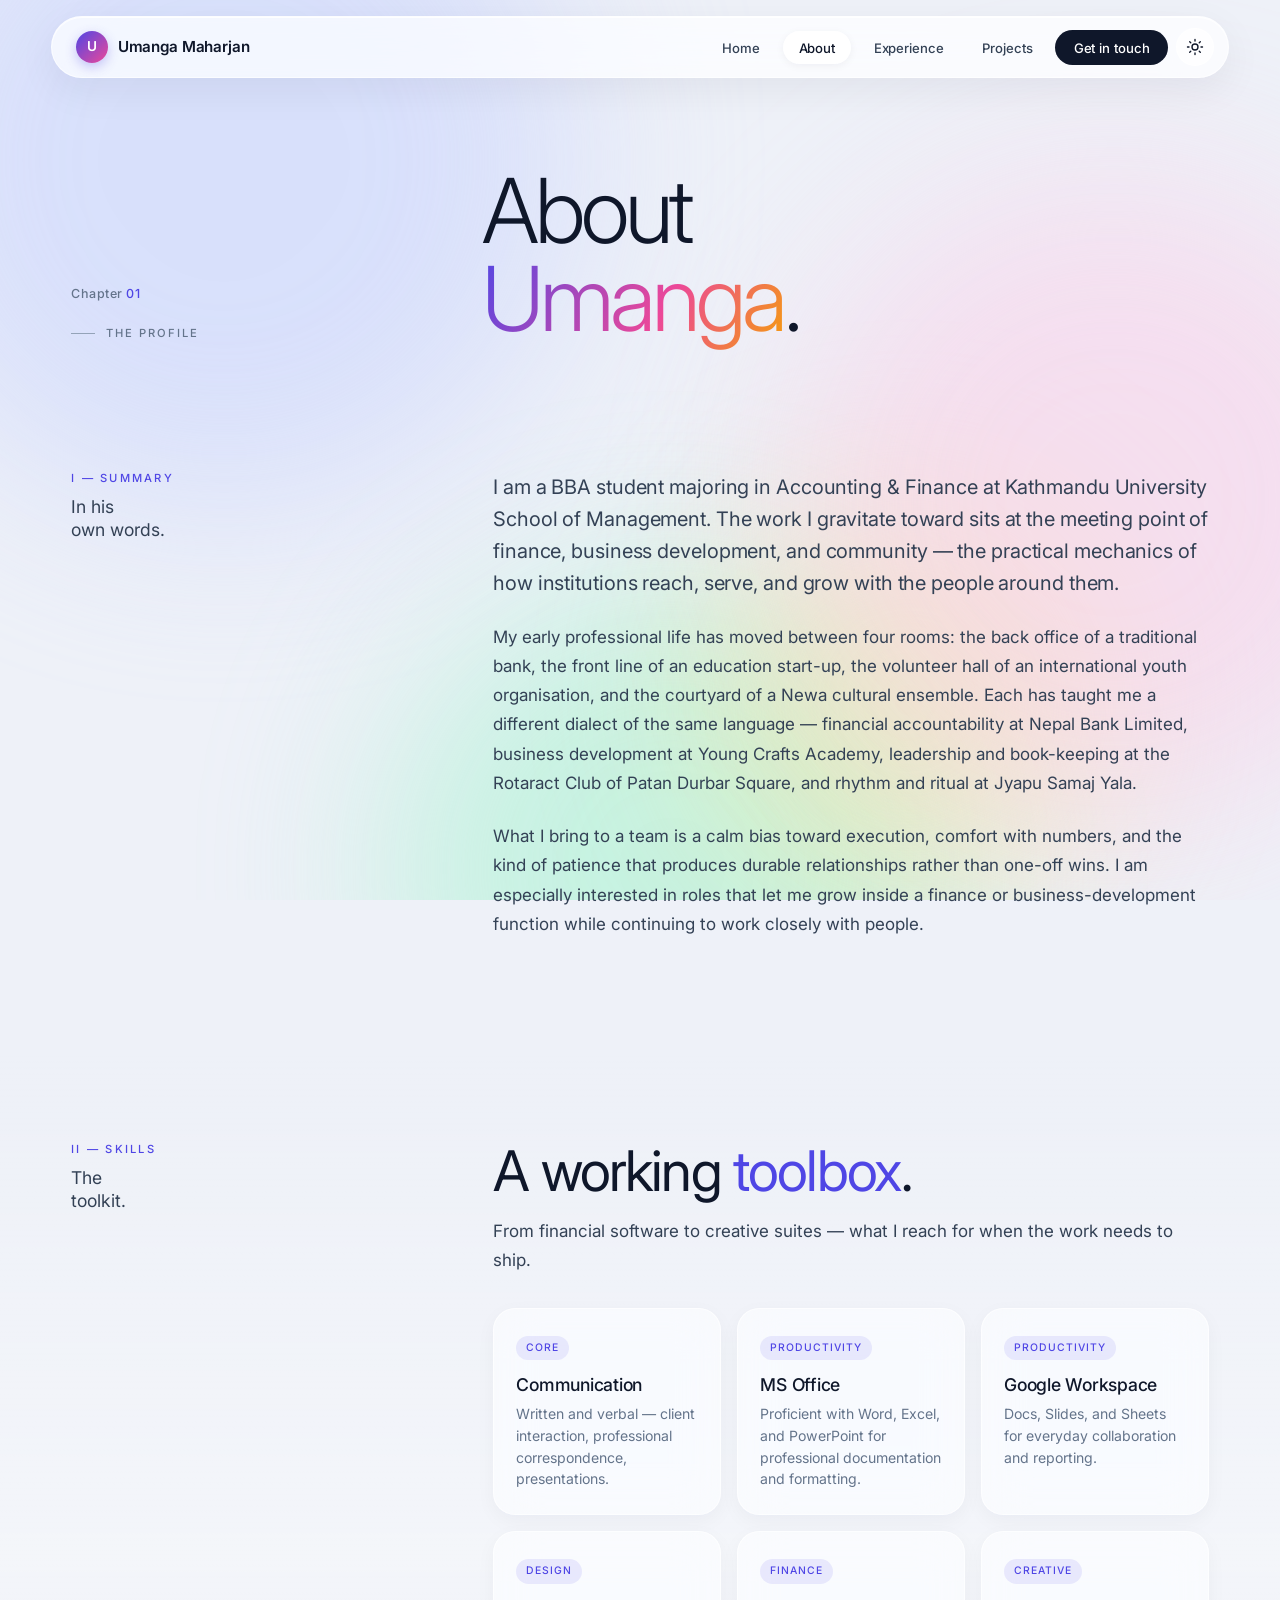
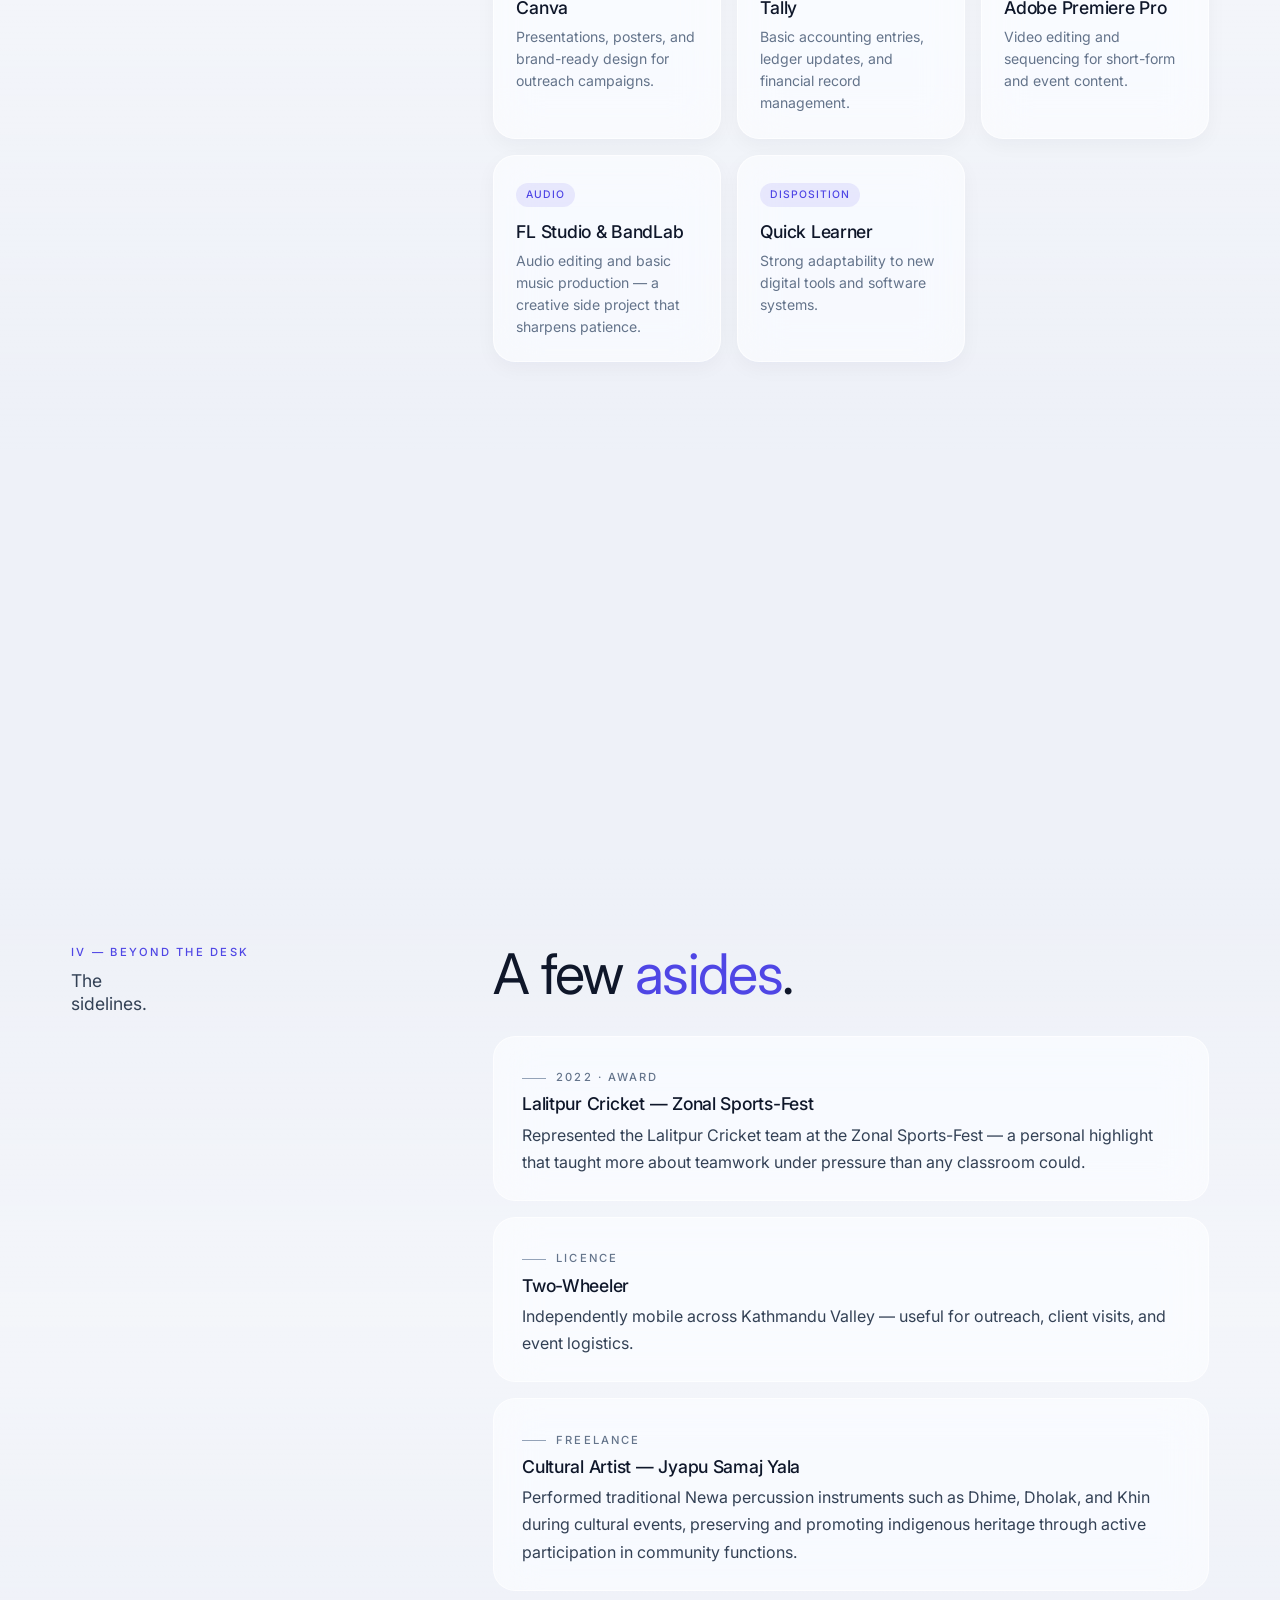
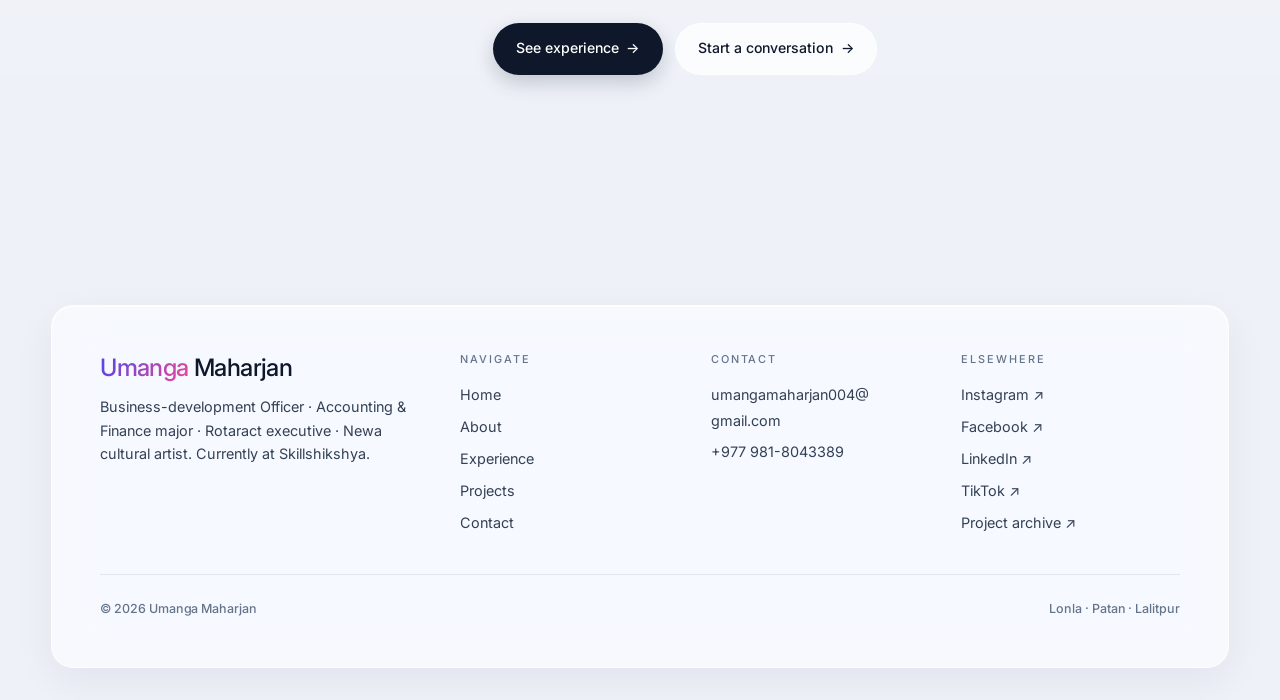
<file: Umanga-Maharjan-main/about.html>
<!DOCTYPE html>
<html lang="en">
<head>
  <meta charset="UTF-8" />
  <meta name="viewport" content="width=device-width, initial-scale=1.0" />
  <meta name="description" content="About Umanga Maharjan — Business Administration student and outreach professional. Skills, languages, and a longer profile." />
  <title>About — Umanga Maharjan</title>
  <link rel="preconnect" href="https://fonts.googleapis.com" />
  <link rel="preconnect" href="https://fonts.gstatic.com" crossorigin />
  <link href="https://fonts.googleapis.com/css2?family=Fraunces:ital,wght@0,300;0,400;0,500;1,300;1,400&family=Cormorant+Garamond:ital,wght@0,400;0,500;1,400&family=Inter:wght@400;500;600&display=swap" rel="stylesheet" />
  <link rel="stylesheet" href="css/styles.css" />
  <link rel="icon" href="data:image/svg+xml,%3Csvg xmlns='http://www.w3.org/2000/svg' viewBox='0 0 100 100'%3E%3Cdefs%3E%3ClinearGradient id='g' x1='0' x2='1' y1='0' y2='1'%3E%3Cstop offset='0' stop-color='%234f46e5'/%3E%3Cstop offset='1' stop-color='%23ec4899'/%3E%3C/linearGradient%3E%3C/defs%3E%3Crect width='100' height='100' rx='22' fill='url(%23g)'/%3E%3Ctext x='50' y='66' font-size='52' fill='white' text-anchor='middle' font-family='Inter,sans-serif' font-weight='600'%3EU%3C/text%3E%3C/svg%3E" />
  <script>(function(){try{var t=localStorage.getItem('theme')||(matchMedia('(prefers-color-scheme: dark)').matches?'dark':'light');document.documentElement.setAttribute('data-theme',t);}catch(e){}})();</script>
</head>
<body>

  <div class="aurora"><div class="blob"></div><div class="blob b2"></div></div>

  <header class="nav">
    <div class="nav-inner">
      <a href="index.html" class="brand">
        <span class="mark">U</span>
        <span>Umanga Maharjan</span>
      </a>
      <ul class="nav-links">
        <li><a href="index.html">Home</a></li>
        <li><a href="about.html">About</a></li>
        <li><a href="experience.html">Experience</a></li>
        <li><a href="projects.html">Projects</a></li>
        <li><a href="contact.html" class="nav-cta">Get in touch</a></li>
      </ul>
      <button type="button" class="theme-toggle" data-theme-toggle aria-label="Toggle dark mode">
        <svg class="icon-sun" viewBox="0 0 24 24"><circle cx="12" cy="12" r="4"/><path d="M12 2v2M12 20v2M4.93 4.93l1.41 1.41M17.66 17.66l1.41 1.41M2 12h2M20 12h2M4.93 19.07l1.41-1.41M17.66 6.34l1.41-1.41"/></svg>
        <svg class="icon-moon" viewBox="0 0 24 24"><path d="M21 12.79A9 9 0 1 1 11.21 3 7 7 0 0 0 21 12.79z"/></svg>
      </button>
      <button type="button" class="menu-toggle" aria-label="Menu"><span></span><span></span><span></span></button>
    </div>
  </header>

  <!-- PAGE HEAD -->
  <section class="page-head">
    <div class="wrap">
      <div class="head-grid">
        <div>
          <div class="crumbs">Chapter <span>01</span></div>
          <span class="eyebrow">The Profile</span>
        </div>
        <div>
          <h1 class="display" style="font-size: clamp(2.75rem, 7vw, 6rem);">
            About<br /><em>Umanga</em>.
          </h1>
        </div>
      </div>
    </div>
  </section>

  <!-- LONG INTRO -->
  <section class="reveal">
    <div class="wrap">
      <div class="cols-2">
        <div class="col-label">
          <span class="num">i — Summary</span>
          In his<br />own words.
        </div>
        <div>
          <p class="lede mb-md">
            I am a BBA student majoring in Accounting &amp; Finance at Kathmandu University
            School of Management. The work I gravitate toward sits at the meeting point of
            finance, business development, and community — the practical mechanics of how
            institutions reach, serve, and grow with the people around them.
          </p>
          <p class="large mb-md">
            My early professional life has moved between four rooms: the back office of a
            traditional bank, the front line of an education start-up, the volunteer hall of an
            international youth organisation, and the courtyard of a Newa cultural ensemble.
            Each has taught me a different dialect of the same language — financial accountability
            at Nepal Bank Limited, business development at Young Crafts Academy, leadership and
            book-keeping at the Rotaract Club of Patan Durbar Square, and rhythm and ritual at
            Jyapu Samaj Yala.
          </p>
          <p class="large mb-md">
            What I bring to a team is a calm bias toward execution, comfort with numbers, and
            the kind of patience that produces durable relationships rather than one-off wins.
            I am especially interested in roles that let me grow inside a finance or
            business-development function while continuing to work closely with people.
          </p>
        </div>
      </div>
    </div>
  </section>

  <!-- SKILLS -->
  <section class="reveal section-tinted">
    <div class="wrap">
      <div class="cols-2">
        <div class="col-label">
          <span class="num">ii — Skills</span>
          The<br />toolkit.
        </div>
        <div>
          <h2 class="headline" style="margin-bottom: 1rem;">A working <em>toolbox</em>.</h2>
          <p class="large">From financial software to creative suites — what I reach for when the work needs to ship.</p>

          <div class="skills-block">

            <div class="skill">
              <div class="s-cat">Core</div>
              <h4>Communication</h4>
              <p>Written and verbal — client interaction, professional correspondence, presentations.</p>
            </div>

            <div class="skill">
              <div class="s-cat">Productivity</div>
              <h4>MS Office</h4>
              <p>Proficient with Word, Excel, and PowerPoint for professional documentation and formatting.</p>
            </div>

            <div class="skill">
              <div class="s-cat">Productivity</div>
              <h4>Google Workspace</h4>
              <p>Docs, Slides, and Sheets for everyday collaboration and reporting.</p>
            </div>

            <div class="skill">
              <div class="s-cat">Design</div>
              <h4>Canva</h4>
              <p>Presentations, posters, and brand-ready design for outreach campaigns.</p>
            </div>

            <div class="skill">
              <div class="s-cat">Finance</div>
              <h4>Tally</h4>
              <p>Basic accounting entries, ledger updates, and financial record management.</p>
            </div>

            <div class="skill">
              <div class="s-cat">Creative</div>
              <h4>Adobe Premiere Pro</h4>
              <p>Video editing and sequencing for short-form and event content.</p>
            </div>

            <div class="skill">
              <div class="s-cat">Audio</div>
              <h4>FL Studio &amp; BandLab</h4>
              <p>Audio editing and basic music production — a creative side project that sharpens patience.</p>
            </div>

            <div class="skill">
              <div class="s-cat">Disposition</div>
              <h4>Quick Learner</h4>
              <p>Strong adaptability to new digital tools and software systems.</p>
            </div>

          </div>
        </div>
      </div>
    </div>
  </section>

  <!-- LANGUAGES -->
  <section class="reveal">
    <div class="wrap">
      <div class="cols-2">
        <div class="col-label">
          <span class="num">iii — Languages</span>
          Four<br />tongues.
        </div>
        <div>
          <h2 class="headline" style="margin-bottom: 1rem;">A small but useful <em>polyglossia</em>.</h2>
          <p class="large">Conversational across South Asia, professional in English. Comfortable switching between languages mid-meeting when the situation calls for it.</p>
          <div class="lang-strip">
            <div class="lang">English</div>
            <div class="lang">Nepali</div>
            <div class="lang">Newari</div>
            <div class="lang">Hindi</div>
          </div>
        </div>
      </div>
    </div>
  </section>

  <!-- AWARDS / EXTRA -->
  <section class="reveal section-tinted">
    <div class="wrap">
      <div class="cols-2">
        <div class="col-label">
          <span class="num">iv — Beyond the desk</span>
          The<br />sidelines.
        </div>
        <div>
          <h2 class="headline" style="margin-bottom: 2rem;">A few <em>asides</em>.</h2>

          <div class="aside-stack">
            <div class="aside-card">
              <div class="eyebrow">2022 · Award</div>
              <h4>Lalitpur Cricket — Zonal Sports-Fest</h4>
              <p>Represented the Lalitpur Cricket team at the Zonal Sports-Fest — a personal highlight that taught more about teamwork under pressure than any classroom could.</p>
            </div>

            <div class="aside-card">
              <div class="eyebrow">Licence</div>
              <h4>Two-Wheeler</h4>
              <p>Independently mobile across Kathmandu Valley — useful for outreach, client visits, and event logistics.</p>
            </div>

            <div class="aside-stack">
            <div class="aside-card">
              <div class="eyebrow">Freelance</div>
              <h4>Cultural Artist — Jyapu Samaj Yala</h4>
              <p>Performed traditional Newa percussion instruments such as Dhime, Dholak, and Khin during cultural events, preserving and promoting indigenous heritage through active participation in community functions.</p>
            </div>

          </div>

          <div class="btn-row">
            <a href="experience.html" class="btn btn-primary">See experience <span class="arrow">→</span></a>
            <a href="contact.html" class="btn btn-ghost">Start a conversation <span class="arrow">→</span></a>
          </div>
        </div>
      </div>
    </div>
  </section>

  <footer>
    <div class="wrap">
      <div class="ftr-grid">
        <div>
          <div class="ftr-mark"><em>Umanga</em> Maharjan</div>
          <p>Business-development Officer · Accounting &amp; Finance major · Rotaract executive · Newa cultural artist. Currently at Skillshikshya.</p>
        </div>
        <div>
          <h5>Navigate</h5>
          <ul>
            <li><a href="index.html">Home</a></li>
            <li><a href="about.html">About</a></li>
            <li><a href="experience.html">Experience</a></li>
            <li><a href="projects.html">Projects</a></li>
            <li><a href="contact.html">Contact</a></li>
          </ul>
        </div>
        <div>
          <h5>Contact</h5>
          <ul>
            <li><a href="mailto:umangamaharjan004@gmail.com">umangamaharjan004@<br />gmail.com</a></li>
            <li><a href="tel:+9779818043389">+977 981-8043389</a></li>
          </ul>
        </div>
        <div>
          <h5>Elsewhere</h5>
          <ul>
            <li><a href="https://www.instagram.com/umanga_maharjan/" target="_blank" rel="noopener">Instagram ↗</a></li>
            <li><a href="https://www.facebook.com/umanga.maharjan" target="_blank" rel="noopener">Facebook ↗</a></li>
            <li><a href="https://www.linkedin.com/in/umanga-maharjan-0484a232a/" target="_blank" rel="noopener">LinkedIn ↗</a></li>
            <li><a href="https://www.tiktok.com/@umanga_maharjan?is_from_webapp=1&sender_device=pc" target="_blank" rel="noopener">TikTok ↗</a></li>
            <li><a href="https://drive.google.com/drive/folders/153rdm3dRPABfRmoupj7Gx63PokcOYfvY?usp=sharing" target="_blank" rel="noopener">Project archive ↗</a></li>
          </ul>
        </div>
      </div>
      <div class="ftr-bottom">
        <span>© <span data-year></span> Umanga Maharjan</span>
        <span>Lonla · Patan · Lalitpur</span>
      </div>
    </div>
  </footer>

  <script src="js/main.js"></script>
</body>
</html>
</file>
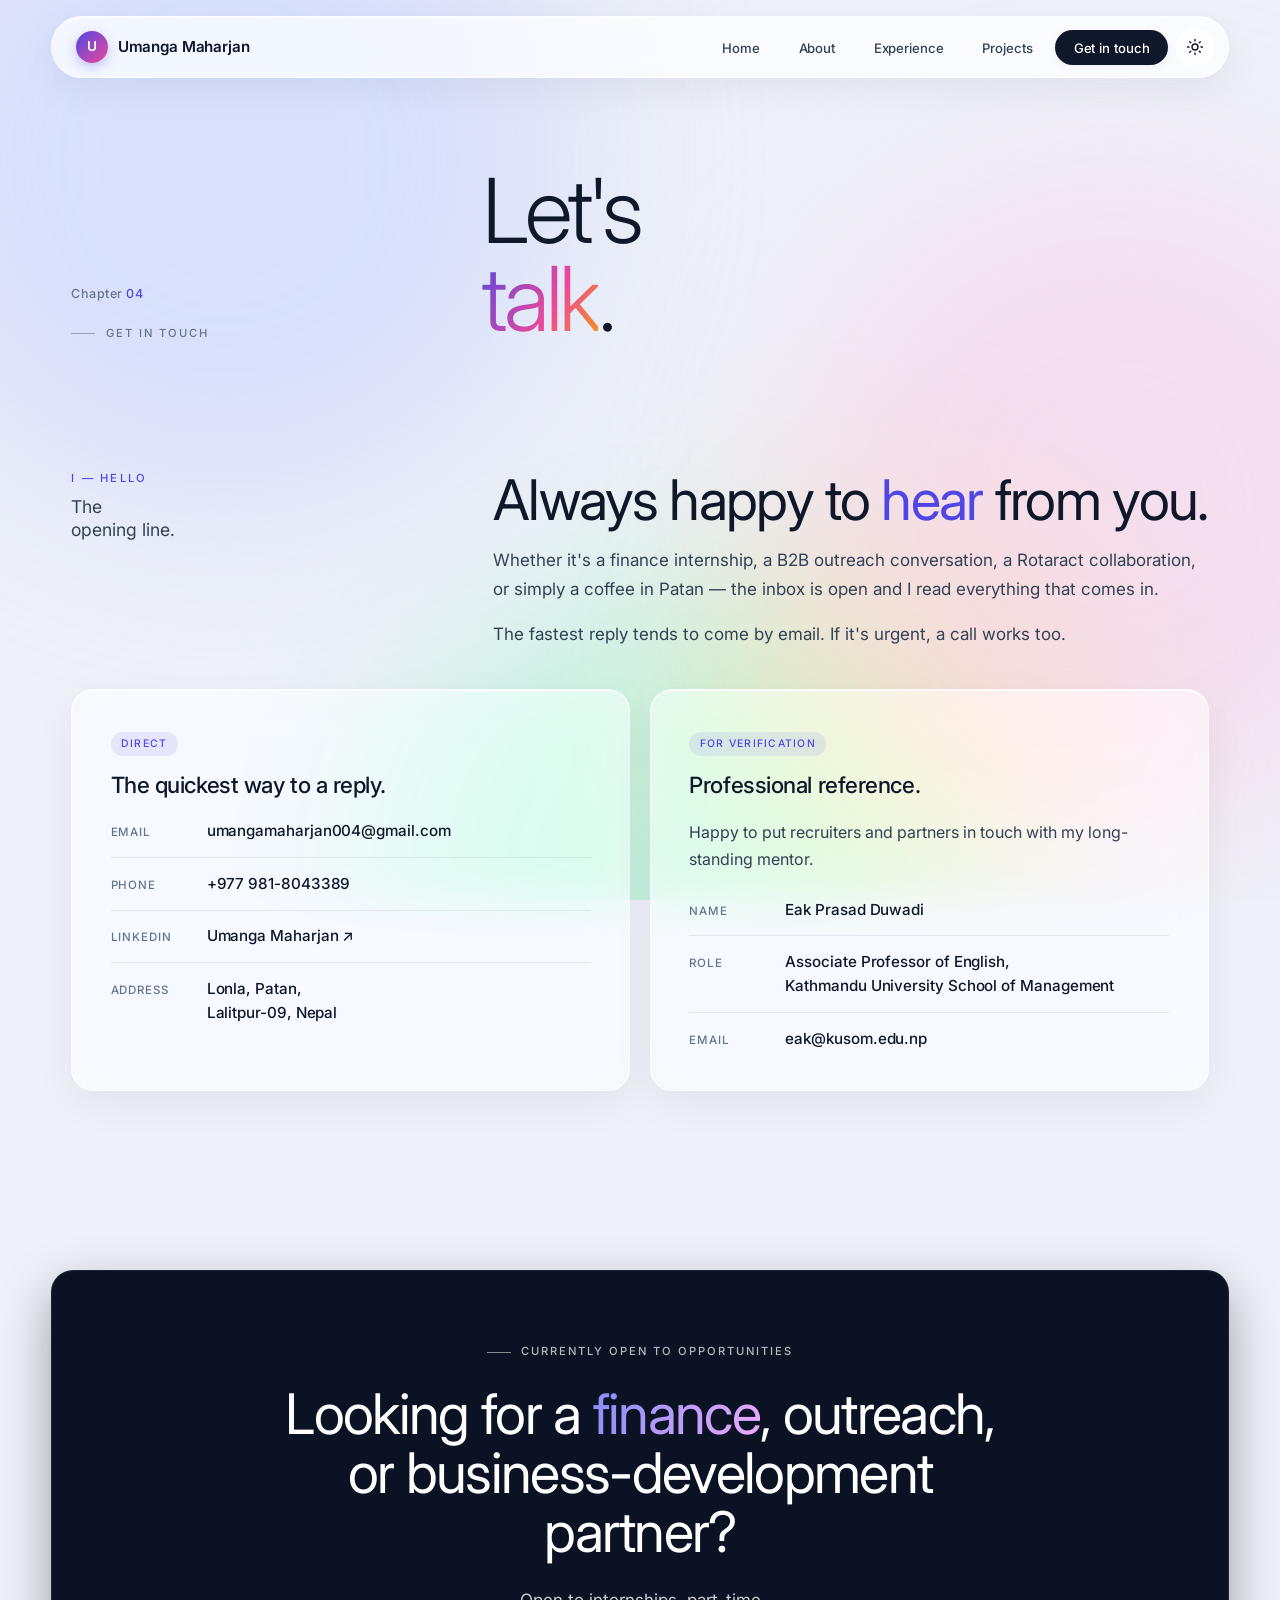
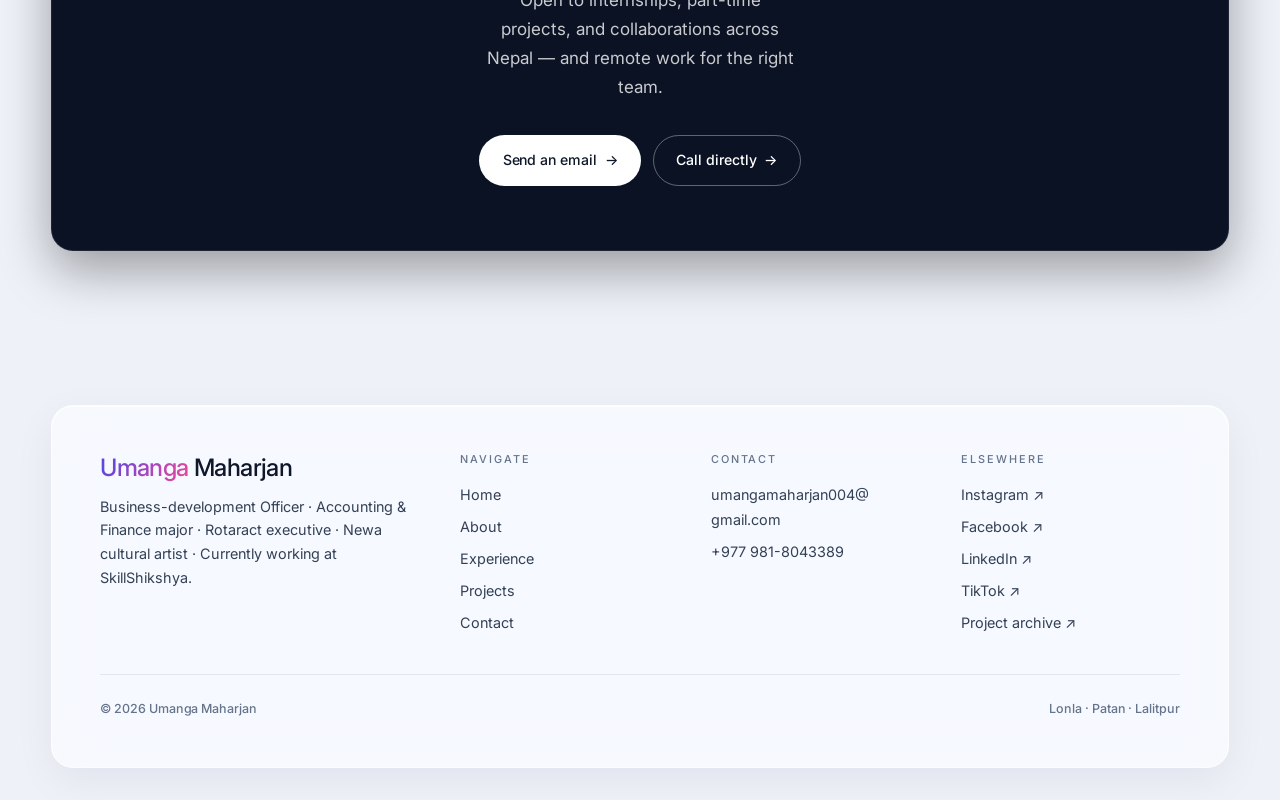
<file: Umanga-Maharjan-main/contact.html>
<!DOCTYPE html>
<html lang="en">
<head>
  <meta charset="UTF-8" />
  <meta name="viewport" content="width=device-width, initial-scale=1.0" />
  <meta name="description" content="Get in touch with Umanga Maharjan — email, phone, LinkedIn, and reference contact." />
  <title>Contact — Umanga Maharjan</title>
  <link rel="preconnect" href="https://fonts.googleapis.com" />
  <link rel="preconnect" href="https://fonts.gstatic.com" crossorigin />
  <link href="https://fonts.googleapis.com/css2?family=Fraunces:ital,wght@0,300;0,400;0,500;1,300;1,400&family=Cormorant+Garamond:ital,wght@0,400;0,500;1,400&family=Inter:wght@400;500;600&display=swap" rel="stylesheet" />
  <link rel="stylesheet" href="css/styles.css" />
  <link rel="icon" href="data:image/svg+xml,%3Csvg xmlns='http://www.w3.org/2000/svg' viewBox='0 0 100 100'%3E%3Cdefs%3E%3ClinearGradient id='g' x1='0' x2='1' y1='0' y2='1'%3E%3Cstop offset='0' stop-color='%234f46e5'/%3E%3Cstop offset='1' stop-color='%23ec4899'/%3E%3C/linearGradient%3E%3C/defs%3E%3Crect width='100' height='100' rx='22' fill='url(%23g)'/%3E%3Ctext x='50' y='66' font-size='52' fill='white' text-anchor='middle' font-family='Inter,sans-serif' font-weight='600'%3EU%3C/text%3E%3C/svg%3E" />
  <script>(function(){try{var t=localStorage.getItem('theme')||(matchMedia('(prefers-color-scheme: dark)').matches?'dark':'light');document.documentElement.setAttribute('data-theme',t);}catch(e){}})();</script>
</head>
<body>

  <div class="aurora"><div class="blob"></div><div class="blob b2"></div></div>

  <header class="nav">
    <div class="nav-inner">
      <a href="index.html" class="brand">
        <span class="mark">U</span>
        <span>Umanga Maharjan</span>
      </a>
      <ul class="nav-links">
        <li><a href="index.html">Home</a></li>
        <li><a href="about.html">About</a></li>
        <li><a href="experience.html">Experience</a></li>
        <li><a href="projects.html">Projects</a></li>
        <li><a href="contact.html" class="nav-cta">Get in touch</a></li>
      </ul>
      <button type="button" class="theme-toggle" data-theme-toggle aria-label="Toggle dark mode">
        <svg class="icon-sun" viewBox="0 0 24 24"><circle cx="12" cy="12" r="4"/><path d="M12 2v2M12 20v2M4.93 4.93l1.41 1.41M17.66 17.66l1.41 1.41M2 12h2M20 12h2M4.93 19.07l1.41-1.41M17.66 6.34l1.41-1.41"/></svg>
        <svg class="icon-moon" viewBox="0 0 24 24"><path d="M21 12.79A9 9 0 1 1 11.21 3 7 7 0 0 0 21 12.79z"/></svg>
      </button>
      <button type="button" class="menu-toggle" aria-label="Menu"><span></span><span></span><span></span></button>
    </div>
  </header>

  <section class="page-head">
    <div class="wrap">
      <div class="head-grid">
        <div>
          <div class="crumbs">Chapter <span>04</span></div>
          <span class="eyebrow">Get in touch</span>
        </div>
        <div>
          <h1 class="display" style="font-size: clamp(2.75rem, 7vw, 6rem);">
            Let's<br /><em>talk</em>.
          </h1>
        </div>
      </div>
    </div>
  </section>

  <!-- INTRO -->
  <section class="reveal">
    <div class="wrap">
      <div class="cols-2">
        <div class="col-label">
          <span class="num">i — Hello</span>
          The<br />opening line.
        </div>
        <div>
          <h2 class="headline" style="margin-bottom: 1rem;">Always happy to <em>hear</em> from you.</h2>
          <p class="large dropcap" style="margin-bottom: 1rem;">
            Whether it's a finance internship, a B2B outreach conversation, a Rotaract
            collaboration, or simply a coffee in Patan — the inbox is open and I read
            everything that comes in.
          </p>
          <p class="large">
            The fastest reply tends to come by email. If it's urgent, a call works too.
          </p>
        </div>
      </div>

      <!-- CARDS -->
      <div class="contact-grid">

        <div class="contact-card">
          <div class="cc-label">Direct</div>
          <h3>The quickest way to a reply.</h3>
          <div class="contact-rows">
            <div class="contact-row">
              <div class="k">Email</div>
              <div class="v"><a href="mailto:umangamaharjan004@gmail.com">umangamaharjan004@gmail.com</a></div>
            </div>
            <div class="contact-row">
              <div class="k">Phone</div>
              <div class="v"><a href="tel:+9779818043389">+977 981-8043389</a></div>
            </div>
            <div class="contact-row">
              <div class="k">LinkedIn</div>
              <div class="v"><a href="https://www.linkedin.com/in/umanga-maharjan-0484a232a/" target="_blank" rel="noopener">Umanga Maharjan ↗</a></div>
            </div>
            <div class="contact-row">
              <div class="k">Address</div>
              <div class="v">Lonla, Patan,<br />Lalitpur-09, Nepal</div>
            </div>
          </div>
        </div>

        <div class="contact-card">
          <div class="cc-label">For verification</div>
          <h3>Professional reference.</h3>
          <p style="margin-bottom: 1.5rem; font-size: 1rem;">Happy to put recruiters and partners in touch with my long-standing mentor.</p>
          <div class="contact-rows">
            <div class="contact-row">
              <div class="k">Name</div>
              <div class="v">Eak Prasad Duwadi</div>
            </div>
            <div class="contact-row">
              <div class="k">Role</div>
              <div class="v" style="font-size: 0.95rem;">Associate Professor of English,<br />Kathmandu University School of Management</div>
            </div>
            <div class="contact-row">
              <div class="k">Email</div>
              <div class="v"><a href="mailto:eak@kusom.edu.np">eak@kusom.edu.np</a></div>
            </div>
          </div>
        </div>

      </div>
    </div>
  </section>

  <!-- LARGE CTA -->
  <section class="reveal">
    <div class="cta-dark">
      <span class="eyebrow">Currently open to opportunities</span>
      <h2 class="headline">
        Looking for a <em>finance</em>, outreach, or business-development partner?
      </h2>
      <p class="large quote-block">
        Open to internships, part-time projects, and collaborations across Nepal — and remote work for the right team.
      </p>
      <div class="btn-row center-flex">
        <a href="mailto:umangamaharjan004@gmail.com" class="btn btn-on-dark">
          Send an email <span class="arrow">→</span>
        </a>
        <a href="tel:+9779818043389" class="btn btn-outline-light">
          Call directly <span class="arrow">→</span>
        </a>
      </div>
    </div>
  </section>

  <footer style="margin-top: 0;">
    <div class="wrap">
      <div class="ftr-grid">
        <div>
          <div class="ftr-mark"><em>Umanga</em> Maharjan</div>
          <p>Business-development Officer · Accounting &amp; Finance major · Rotaract executive · Newa cultural artist · Currently working at SkillShikshya.</p>
        </div>
        <div>
          <h5>Navigate</h5>
          <ul>
            <li><a href="index.html">Home</a></li>
            <li><a href="about.html">About</a></li>
            <li><a href="experience.html">Experience</a></li>
            <li><a href="projects.html">Projects</a></li>
            <li><a href="contact.html">Contact</a></li>
          </ul>
        </div>
        <div>
          <h5>Contact</h5>
          <ul>
            <li><a href="mailto:umangamaharjan004@gmail.com">umangamaharjan004@<br />gmail.com</a></li>
            <li><a href="tel:+9779818043389">+977 981-8043389</a></li>
          </ul>
        </div>
        <div>
          <h5>Elsewhere</h5>
          <ul>
            <li><a href="https://www.instagram.com/umanga_maharjan/" target="_blank" rel="noopener">Instagram ↗</a></li>
            <li><a href="https://www.facebook.com/umanga.maharjan" target="_blank" rel="noopener">Facebook ↗</a></li>
            <li><a href="https://www.linkedin.com/in/umanga-maharjan-0484a232a/" target="_blank" rel="noopener">LinkedIn ↗</a></li>
            <li><a href="https://www.tiktok.com/@umanga_maharjan?is_from_webapp=1&sender_device=pc" target="_blank" rel="noopener">TikTok ↗</a></li>
            <li><a href="https://drive.google.com/drive/folders/153rdm3dRPABfRmoupj7Gx63PokcOYfvY?usp=sharing" target="_blank" rel="noopener">Project archive ↗</a></li>
          </ul>
        </div>
      </div>
      <div class="ftr-bottom">
        <span>© <span data-year></span> Umanga Maharjan</span>
        <span>Lonla · Patan · Lalitpur</span>
      </div>
    </div>
  </footer>

  <script src="js/main.js"></script>
</body>
</html>
</file>
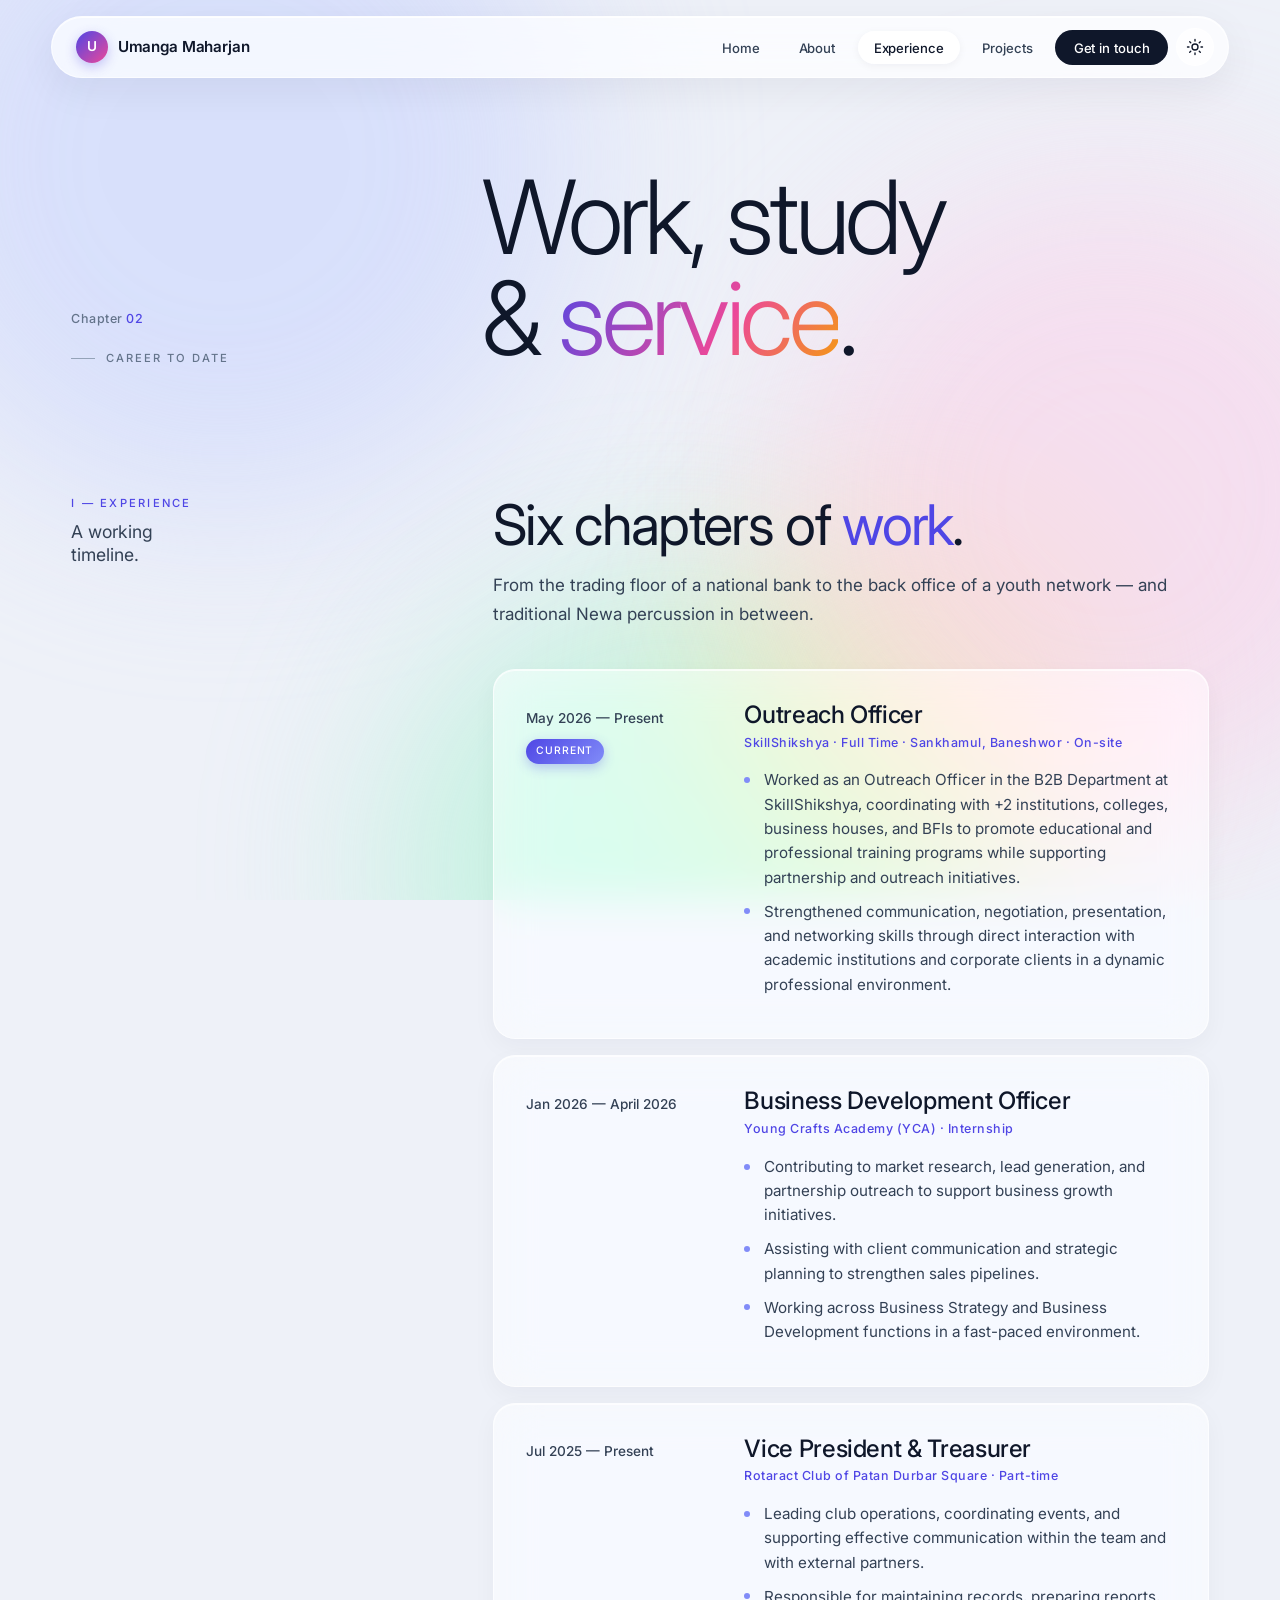
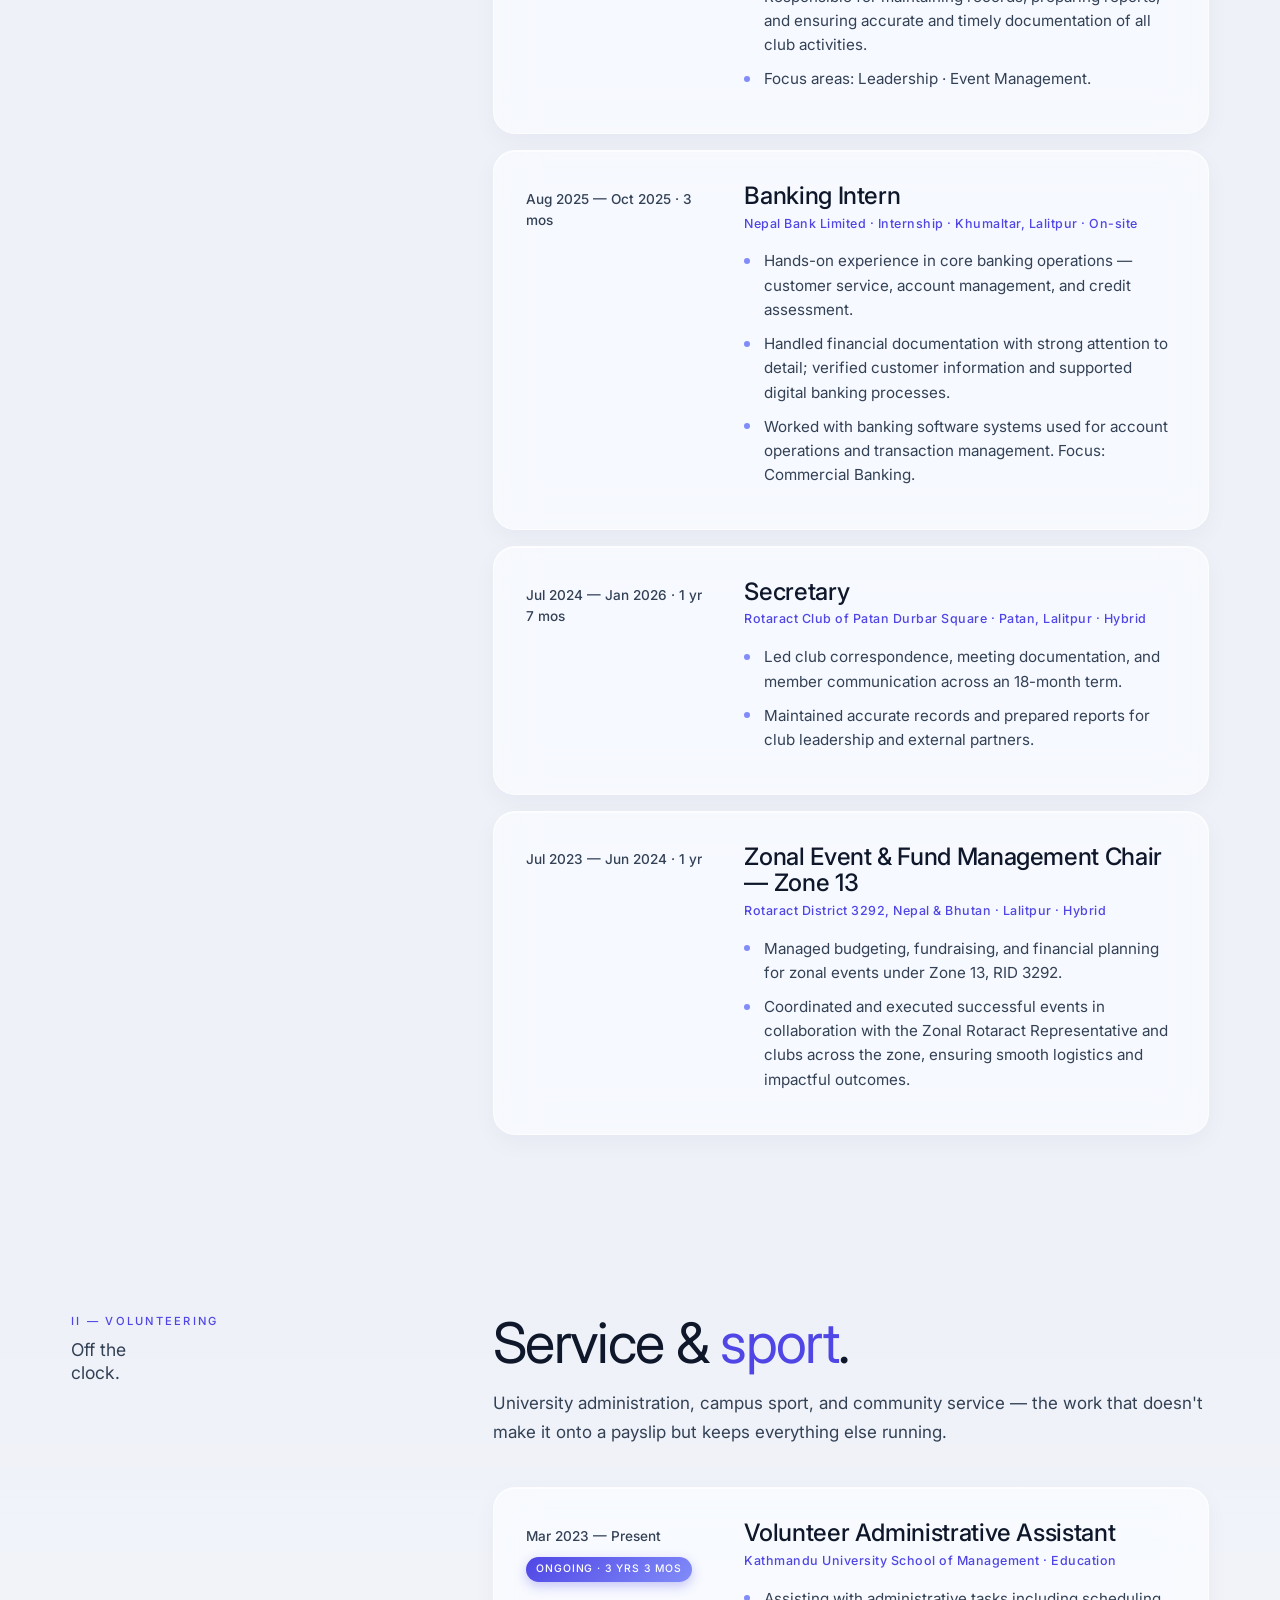
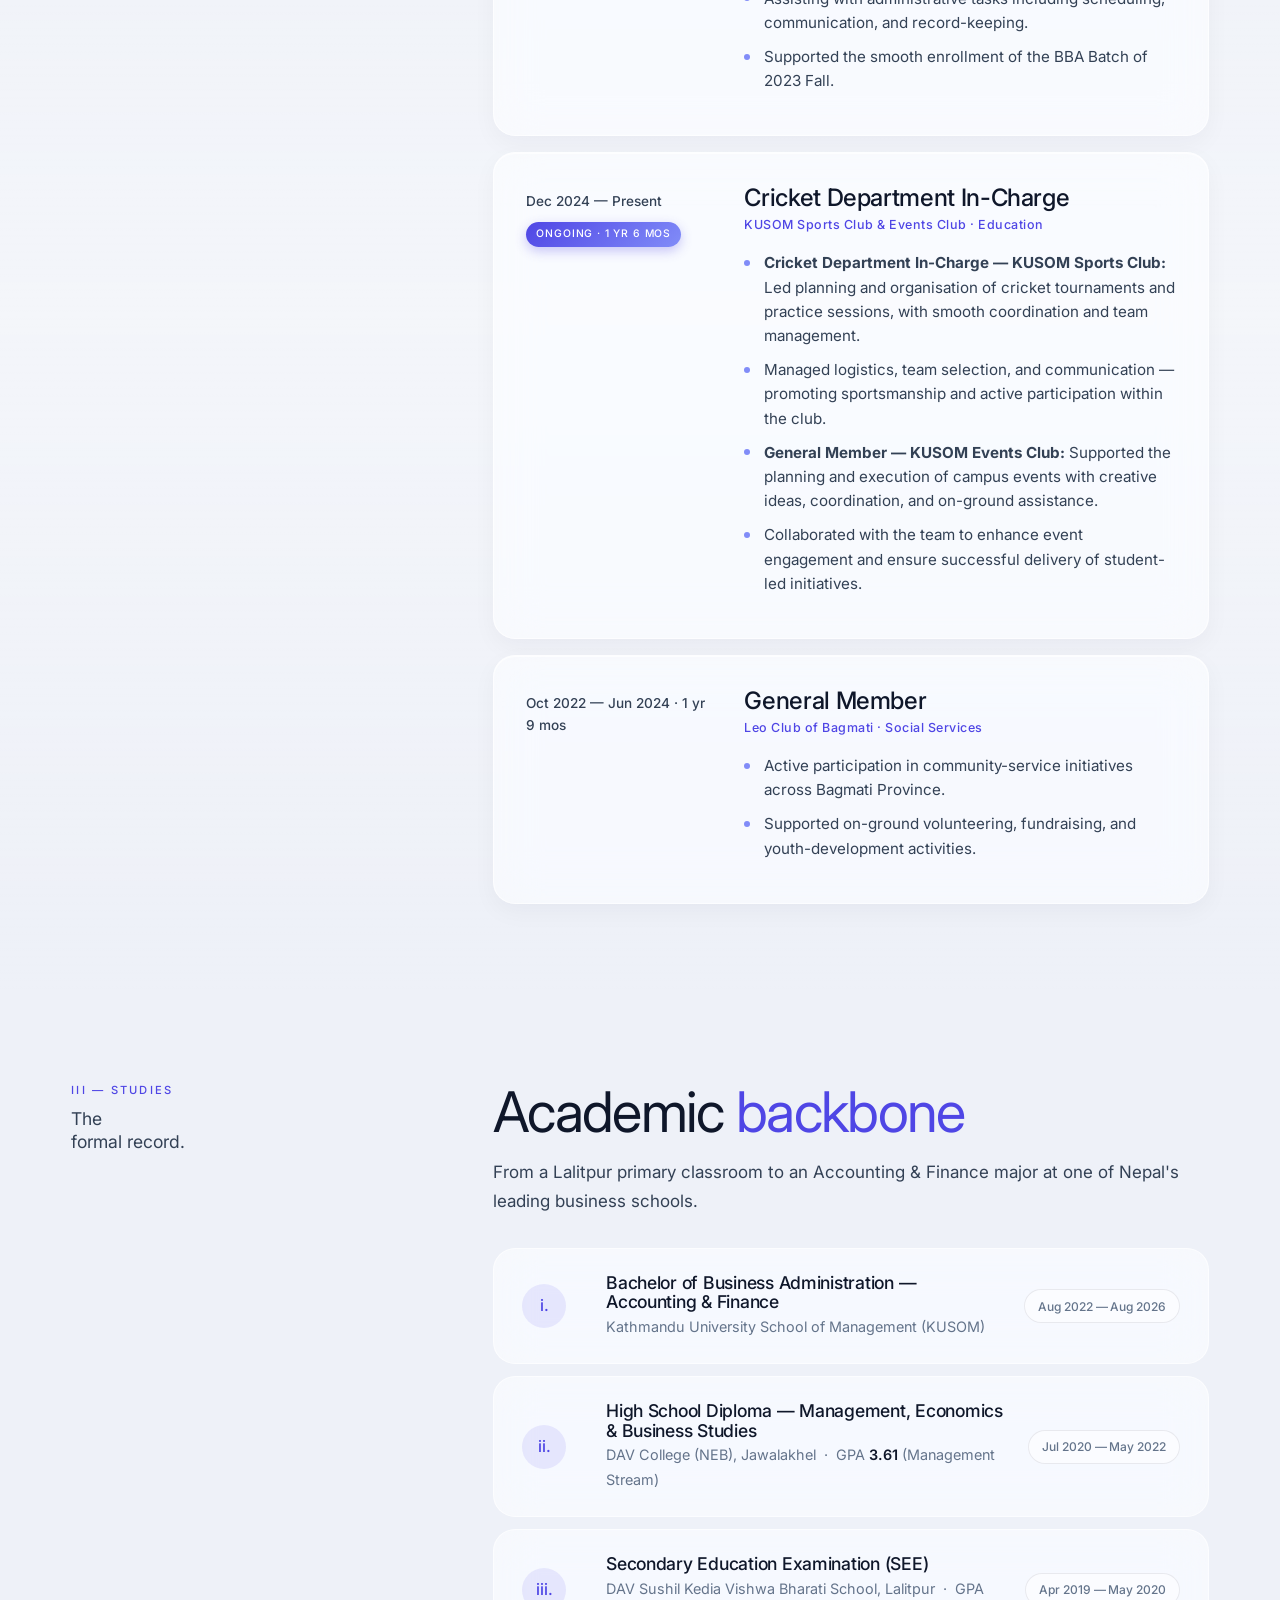
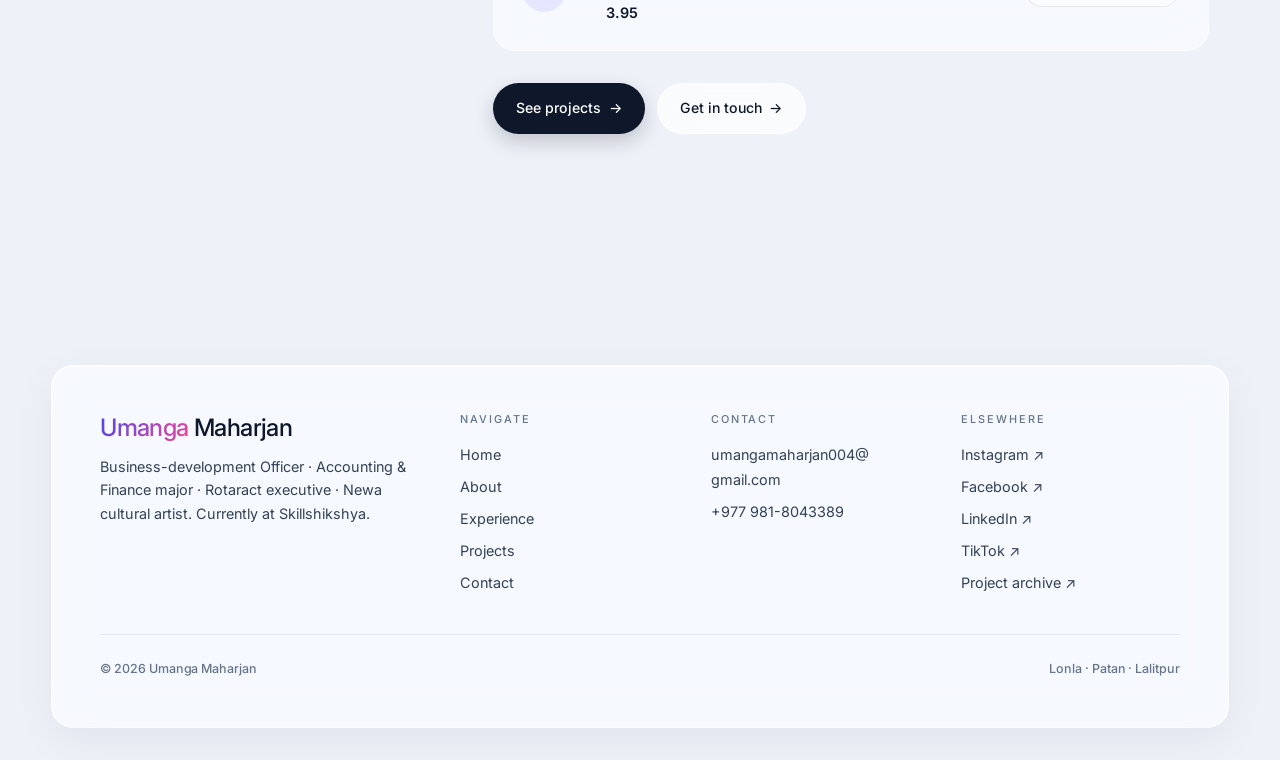
<file: Umanga-Maharjan-main/experience.html>
<!DOCTYPE html>
<html lang="en">
<head>
  <meta charset="UTF-8" />
  <meta name="viewport" content="width=device-width, initial-scale=1.0" />
  <meta name="description" content="Work experience, volunteering and education of Umanga Maharjan — Young Crafts Academy, Rotaract, Nepal Bank Limited, KUSOM and more." />
  <title>Experience — Umanga Maharjan</title>
  <link rel="preconnect" href="https://fonts.googleapis.com" />
  <link rel="preconnect" href="https://fonts.gstatic.com" crossorigin />
  <link href="https://fonts.googleapis.com/css2?family=Inter:wght@300;400;500;600;700&family=Instrument+Serif:ital@0;1&display=swap" rel="stylesheet" />
  <link rel="stylesheet" href="css/styles.css" />
  <link rel="icon" href="data:image/svg+xml,%3Csvg xmlns='http://www.w3.org/2000/svg' viewBox='0 0 100 100'%3E%3Cdefs%3E%3ClinearGradient id='g' x1='0' x2='1' y1='0' y2='1'%3E%3Cstop offset='0' stop-color='%234f46e5'/%3E%3Cstop offset='1' stop-color='%23ec4899'/%3E%3C/linearGradient%3E%3C/defs%3E%3Crect width='100' height='100' rx='22' fill='url(%23g)'/%3E%3Ctext x='50' y='66' font-size='52' fill='white' text-anchor='middle' font-family='Inter,sans-serif' font-weight='600'%3EU%3C/text%3E%3C/svg%3E" />
  <script>(function(){try{var t=localStorage.getItem('theme')||(matchMedia('(prefers-color-scheme: dark)').matches?'dark':'light');document.documentElement.setAttribute('data-theme',t);}catch(e){}})();</script>
</head>
<body>

  <div class="aurora"><div class="blob"></div><div class="blob b2"></div></div>

  <header class="nav">
    <div class="nav-inner">
      <a href="index.html" class="brand">
        <span class="mark">U</span>
        <span>Umanga Maharjan</span>
      </a>
      <ul class="nav-links">
        <li><a href="index.html">Home</a></li>
        <li><a href="about.html">About</a></li>
        <li><a href="experience.html">Experience</a></li>
        <li><a href="projects.html">Projects</a></li>
        <li><a href="contact.html" class="nav-cta">Get in touch</a></li>
      </ul>
      <button type="button" class="theme-toggle" data-theme-toggle aria-label="Toggle dark mode">
        <svg class="icon-sun" viewBox="0 0 24 24"><circle cx="12" cy="12" r="4"/><path d="M12 2v2M12 20v2M4.93 4.93l1.41 1.41M17.66 17.66l1.41 1.41M2 12h2M20 12h2M4.93 19.07l1.41-1.41M17.66 6.34l1.41-1.41"/></svg>
        <svg class="icon-moon" viewBox="0 0 24 24"><path d="M21 12.79A9 9 0 1 1 11.21 3 7 7 0 0 0 21 12.79z"/></svg>
      </button>
      <button type="button" class="menu-toggle" aria-label="Menu"><span></span><span></span><span></span></button>
    </div>
  </header>

  <section class="page-head">
    <div class="wrap">
      <div class="head-grid">
        <div>
          <div class="crumbs">Chapter <span>02</span></div>
          <span class="eyebrow">Career to date</span>
        </div>
        <div>
          <h1 class="display">
            Work, study<br />&amp; <em>service</em>.
          </h1>
        </div>
      </div>
    </div>
  </section>

  <!-- WORK EXPERIENCE -->
  <section class="reveal">
    <div class="wrap">
      <div class="cols-2">
        <div class="col-label">
          <span class="num">i — Experience</span>
          A working<br />timeline.
        </div>
        <div>
          <h2 class="headline section-headline">Six chapters of <em>work</em>.</h2>
          <p class="large section-lede">From the trading floor of a national bank to the back office of a youth network — and traditional Newa percussion in between.</p>

          <div class="timeline">

            <article class="tl-item">
              <div class="tl-date">
                May 2026 — Present
                <span class="now">Current </span>
              </div>
              <div class="tl-body">
                <h3>Outreach Officer</h3>
                <div class="org">SkillShikshya · Full Time · Sankhamul, Baneshwor · On-site</div>
                <ul>
                  <li>Worked as an Outreach Officer in the B2B Department at SkillShikshya, coordinating with +2 institutions, colleges, business houses, and BFIs to promote educational and professional training programs while supporting partnership and outreach initiatives.</li>
                  <li>Strengthened communication, negotiation, presentation, and networking skills through direct interaction with academic institutions and corporate clients in a dynamic professional environment.</li>
                </ul>
              </div>
            </article>

            <article class="tl-item">
              <div class="tl-date">
                Jan 2026 — April 2026
              </div>
              <div class="tl-body">
                <h3>Business Development Officer</h3>
                <div class="org">Young Crafts Academy (YCA) · Internship</div>
                <ul>
                  <li>Contributing to market research, lead generation, and partnership outreach to support business growth initiatives.</li>
                  <li>Assisting with client communication and strategic planning to strengthen sales pipelines.</li>
                  <li>Working across Business Strategy and Business Development functions in a fast-paced environment.</li>
                </ul>
              </div>
            </article>

            <article class="tl-item">
              <div class="tl-date">
                Jul 2025 — Present
              </div>
              <div class="tl-body">
                <h3>Vice President &amp; Treasurer</h3>
                <div class="org">Rotaract Club of Patan Durbar Square · Part-time</div>
                <ul>
                  <li>Leading club operations, coordinating events, and supporting effective communication within the team and with external partners.</li>
                  <li>Responsible for maintaining records, preparing reports, and ensuring accurate and timely documentation of all club activities.</li>
                  <li>Focus areas: Leadership · Event Management.</li>
                </ul>
              </div>
            </article>

            <article class="tl-item">
              <div class="tl-date">Aug 2025 — Oct 2025 · 3 mos</div>
              <div class="tl-body">
                <h3>Banking Intern</h3>
                <div class="org">Nepal Bank Limited · Internship · Khumaltar, Lalitpur · On-site</div>
                <ul>
                  <li>Hands-on experience in core banking operations — customer service, account management, and credit assessment.</li>
                  <li>Handled financial documentation with strong attention to detail; verified customer information and supported digital banking processes.</li>
                  <li>Worked with banking software systems used for account operations and transaction management. Focus: Commercial Banking.</li>
                </ul>
              </div>
            </article>

            <article class="tl-item">
              <div class="tl-date">Jul 2024 — Jan 2026 · 1 yr 7 mos</div>
              <div class="tl-body">
                <h3>Secretary</h3>
                <div class="org">Rotaract Club of Patan Durbar Square · Patan, Lalitpur · Hybrid</div>
                <ul>
                  <li>Led club correspondence, meeting documentation, and member communication across an 18-month term.</li>
                  <li>Maintained accurate records and prepared reports for club leadership and external partners.</li>
                </ul>
              </div>
            </article>

            <article class="tl-item">
              <div class="tl-date">Jul 2023 — Jun 2024 · 1 yr</div>
              <div class="tl-body">
                <h3>Zonal Event &amp; Fund Management Chair — Zone 13</h3>
                <div class="org">Rotaract District 3292, Nepal &amp; Bhutan · Lalitpur · Hybrid</div>
                <ul>
                  <li>Managed budgeting, fundraising, and financial planning for zonal events under Zone 13, RID 3292.</li>
                  <li>Coordinated and executed successful events in collaboration with the Zonal Rotaract Representative and clubs across the zone, ensuring smooth logistics and impactful outcomes.</li>
                </ul>
              </div>
            </article>

      

          </div>
        </div>
      </div>
    </div>
  </section>

  <!-- VOLUNTEERING -->
  <section class="reveal section-tinted">
    <div class="wrap">
      <div class="cols-2">
        <div class="col-label">
          <span class="num">ii — Volunteering</span>
          Off the<br />clock.
        </div>
        <div>
          <h2 class="headline section-headline">Service &amp; <em>sport</em>.</h2>
          <p class="large section-lede">University administration, campus sport, and community service — the work that doesn't make it onto a payslip but keeps everything else running.</p>

          <div class="timeline">

            <article class="tl-item">
              <div class="tl-date">
                Mar 2023 — Present
                <span class="now">Ongoing · 3 yrs 3 mos</span>
              </div>
              <div class="tl-body">
                <h3>Volunteer Administrative Assistant</h3>
                <div class="org">Kathmandu University School of Management · Education</div>
                <ul>
                  <li>Assisting with administrative tasks including scheduling, communication, and record-keeping.</li>
                  <li>Supported the smooth enrollment of the BBA Batch of 2023 Fall.</li>
                </ul>
              </div>
            </article>

            <article class="tl-item">
              <div class="tl-date">
                Dec 2024 — Present
                <span class="now">Ongoing · 1 yr 6 mos</span>
              </div>
              <div class="tl-body">
                <h3>Cricket Department In-Charge</h3>
                <div class="org">KUSOM Sports Club &amp; Events Club · Education</div>
                <ul>
                  <li><strong>Cricket Department In-Charge — KUSOM Sports Club:</strong> Led planning and organisation of cricket tournaments and practice sessions, with smooth coordination and team management.</li>
                  <li>Managed logistics, team selection, and communication — promoting sportsmanship and active participation within the club.</li>
                  <li><strong>General Member — KUSOM Events Club:</strong> Supported the planning and execution of campus events with creative ideas, coordination, and on-ground assistance.</li>
                  <li>Collaborated with the team to enhance event engagement and ensure successful delivery of student-led initiatives.</li>
                </ul>
              </div>
            </article>

            <article class="tl-item">
              <div class="tl-date">Oct 2022 — Jun 2024 · 1 yr 9 mos</div>
              <div class="tl-body">
                <h3>General Member</h3>
                <div class="org">Leo Club of Bagmati · Social Services</div>
                <ul>
                  <li>Active participation in community-service initiatives across Bagmati Province.</li>
                  <li>Supported on-ground volunteering, fundraising, and youth-development activities.</li>
                </ul>
              </div>
            </article>

          </div>
        </div>
      </div>
    </div>
  </section>

  <!-- EDUCATION -->
  <section class="reveal">
    <div class="wrap">
      <div class="cols-2">
        <div class="col-label">
          <span class="num">iii — Studies</span>
          The<br />formal record.
        </div>
        <div>
          <h2 class="headline section-headline">Academic <em>backbone</em></h2>
          <p class="large">From a Lalitpur primary classroom to an Accounting &amp; Finance major at one of Nepal's leading business schools.</p>

          <div class="edu-list">

            <div class="edu-item">
              <div class="edu-num">i.</div>
              <div class="edu-body">
                <h4>Bachelor of Business Administration — Accounting &amp; Finance</h4>
                <p>Kathmandu University School of Management (KUSOM)</p>
              </div>
              <div class="edu-date">Aug 2022 — Aug 2026</div>
            </div>

            <div class="edu-item">
              <div class="edu-num">ii.</div>
              <div class="edu-body">
                <h4>High School Diploma — Management, Economics &amp; Business Studies</h4>
                <p>DAV College (NEB), Jawalakhel &nbsp;·&nbsp; GPA <strong class="edu-strong">3.61</strong> (Management Stream)</p>
              </div>
              <div class="edu-date">Jul 2020 — May 2022</div>
            </div>

            <div class="edu-item">
              <div class="edu-num">iii.</div>
              <div class="edu-body">
                <h4>Secondary Education Examination (SEE)</h4>
                <p>DAV Sushil Kedia Vishwa Bharati School, Lalitpur &nbsp;·&nbsp; GPA <strong class="edu-strong">3.95</strong></p>
              </div>
              <div class="edu-date">Apr 2019 — May 2020</div>
            </div>

          </div>

          <div class="btn-row">
            <a href="projects.html" class="btn btn-primary">See projects <span class="arrow">→</span></a>
            <a href="contact.html" class="btn btn-ghost">Get in touch <span class="arrow">→</span></a>
          </div>
        </div>
      </div>
    </div>
  </section>

  <footer>
    <div class="wrap">
      <div class="ftr-grid">
        <div>
          <div class="ftr-mark"><em>Umanga</em> Maharjan</div>
          <p>Business-development Officer · Accounting &amp; Finance major · Rotaract executive · Newa cultural artist. Currently at Skillshikshya.</p>
        </div>
        <div>
          <h5>Navigate</h5>
          <ul>
            <li><a href="index.html">Home</a></li>
            <li><a href="about.html">About</a></li>
            <li><a href="experience.html">Experience</a></li>
            <li><a href="projects.html">Projects</a></li>
            <li><a href="contact.html">Contact</a></li>
          </ul>
        </div>
        <div>
          <h5>Contact</h5>
          <ul>
            <li><a href="mailto:umangamaharjan004@gmail.com">umangamaharjan004@<br />gmail.com</a></li>
            <li><a href="tel:+9779818043389">+977 981-8043389</a></li>
          </ul>
        </div>
        <div>
          <h5>Elsewhere</h5>
          <ul>
            <li><a href="https://www.instagram.com/umanga_maharjan/" target="_blank" rel="noopener">Instagram ↗</a></li>
            <li><a href="https://www.facebook.com/umanga.maharjan" target="_blank" rel="noopener">Facebook ↗</a></li>
            <li><a href="https://www.linkedin.com/in/umanga-maharjan-0484a232a/" target="_blank" rel="noopener">LinkedIn ↗</a></li>
            <li><a href="https://www.tiktok.com/@umanga_maharjan?is_from_webapp=1&sender_device=pc" target="_blank" rel="noopener">TikTok ↗</a></li>
            <li><a href="https://drive.google.com/drive/folders/153rdm3dRPABfRmoupj7Gx63PokcOYfvY?usp=sharing" target="_blank" rel="noopener">Project archive ↗</a></li>
          </ul>
        </div>
      </div>
      <div class="ftr-bottom">
        <span>© <span data-year></span> Umanga Maharjan</span>
        <span>Lonla · Patan · Lalitpur</span>
      </div>
    </div>
  </footer>

  <script src="js/main.js"></script>
</body>
</html>
</file>
<file: Umanga-Maharjan-main/css/styles.css>
/* ============================================================
   Umanga Maharjan — Minimalist Glass Morphism Portfolio
   ============================================================ */

:root {
  --bg: #eef1f8;
  --bg-tint-1: #c7d2fe;   /* indigo-200  */
  --bg-tint-2: #fbcfe8;   /* pink-200    */
  --bg-tint-3: #a7f3d0;   /* emerald-200 */
  --bg-tint-4: #fde68a;   /* amber-200   */

  --ink:        #0f172a;  /* slate-900 */
  --ink-soft:   #334155;  /* slate-700 */
  --muted:      #64748b;  /* slate-500 */
  --muted-soft: #94a3b8;  /* slate-400 */
  --line:       rgba(15, 23, 42, 0.08);
  --line-soft:  rgba(15, 23, 42, 0.05);

  --glass:        rgba(255, 255, 255, 0.55);
  --glass-strong: rgba(255, 255, 255, 0.72);
  --glass-soft:   rgba(255, 255, 255, 0.38);
  --glass-border: rgba(255, 255, 255, 0.65);
  --glass-shadow: 0 12px 40px rgba(15, 23, 42, 0.06), 0 1px 0 rgba(255, 255, 255, 0.8) inset;

  --accent:      #4f46e5;  /* indigo-600 */
  --accent-soft: #818cf8;  /* indigo-400 */

  /* theme tokens (overridden in dark mode) */
  --btn-bg:      #0f172a;
  --btn-fg:      #ffffff;
  --tint-hover:  rgba(255, 255, 255, 0.6);
  --tint-active: rgba(255, 255, 255, 0.85);
  --pv-meta-bg:  rgba(255, 255, 255, 0.7);
  --pv-meta-bd:  rgba(255, 255, 255, 0.6);
  --pill-bg:     rgba(255, 255, 255, 0.5);
  --shadow-rgb:  15, 23, 42;
  --img-filter:  none;

  --sans: 'Inter', -apple-system, BlinkMacSystemFont, 'Segoe UI', sans-serif;
  --serif: 'Instrument Serif', Georgia, serif;

  --max-w: 1240px;
  --gutter: clamp(1.25rem, 4vw, 3.5rem);
  --radius: 22px;
  --radius-sm: 14px;

  --ease: cubic-bezier(0.22, 1, 0.36, 1);
}

/* ============================================================
   Dark theme overrides
   ============================================================ */

[data-theme="dark"] {
  --bg: #0a0e1a;
  --bg-tint-1: #4338ca;
  --bg-tint-2: #be185d;
  --bg-tint-3: #047857;
  --bg-tint-4: #b45309;

  --ink:        #f1f5f9;
  --ink-soft:   #cbd5e1;
  --muted:      #94a3b8;
  --muted-soft: #64748b;

  --line:       rgba(255, 255, 255, 0.08);
  --line-soft:  rgba(255, 255, 255, 0.05);

  --glass:        rgba(255, 255, 255, 0.05);
  --glass-strong: rgba(255, 255, 255, 0.09);
  --glass-soft:   rgba(255, 255, 255, 0.035);
  --glass-border: rgba(255, 255, 255, 0.14);
  --glass-shadow: 0 12px 40px rgba(0, 0, 0, 0.45), 0 1px 0 rgba(255, 255, 255, 0.06) inset;

  --accent:      #818cf8;
  --accent-soft: #a5b4fc;

  --btn-bg:      #f1f5f9;
  --btn-fg:      #0a0e1a;
  --tint-hover:  rgba(255, 255, 255, 0.07);
  --tint-active: rgba(255, 255, 255, 0.12);
  --pv-meta-bg:  rgba(10, 14, 26, 0.65);
  --pv-meta-bd:  rgba(255, 255, 255, 0.12);
  --pill-bg:     rgba(255, 255, 255, 0.06);
  --shadow-rgb:  0, 0, 0;
  --img-filter:  brightness(0.92) contrast(1.02);
}

[data-theme="dark"] .aurora::before { opacity: 0.4; }
[data-theme="dark"] .aurora::after  { opacity: 0.35; }
[data-theme="dark"] .aurora .blob   { opacity: 0.32; }
[data-theme="dark"] .aurora .blob.b2 { opacity: 0.22; }

[data-theme="dark"] .hero-photo img { filter: var(--img-filter); }

/* The aurora-gradient project tiles look muddy on a dark base —
   darken them so the white pv-mark stays legible. */
[data-theme="dark"] .project-visual {
  background: linear-gradient(135deg, rgba(67, 56, 202, 0.65) 0%, rgba(190, 24, 93, 0.55) 60%, rgba(180, 83, 9, 0.45) 100%);
}
[data-theme="dark"] .project:nth-child(2) .project-visual {
  background: linear-gradient(135deg, rgba(4, 120, 87, 0.55) 0%, rgba(67, 56, 202, 0.6) 100%);
}
[data-theme="dark"] .project:nth-child(3) .project-visual {
  background: linear-gradient(135deg, rgba(190, 24, 93, 0.55) 0%, rgba(180, 83, 9, 0.5) 100%);
}
[data-theme="dark"] .project-visual .pv-mark { color: rgba(255, 255, 255, 0.65); }

[data-theme="dark"] .photo-caption {
  background: rgba(255, 255, 255, 0.06);
  color: rgba(255, 255, 255, 0.85);
  border-color: rgba(255, 255, 255, 0.1);
}

[data-theme="dark"] .hero-photo {
  box-shadow: 0 20px 60px rgba(0, 0, 0, 0.5), 0 1px 0 rgba(255, 255, 255, 0.06) inset;
}

* { margin: 0; padding: 0; box-sizing: border-box; }

html {
  scroll-behavior: smooth;
  font-size: 16px;
  -webkit-font-smoothing: antialiased;
  -moz-osx-font-smoothing: grayscale;
}

body {
  font-family: var(--sans);
  color: var(--ink);
  background: var(--bg);
  line-height: 1.6;
  overflow-x: hidden;
  position: relative;
  min-height: 100vh;
}

/* ============================================================
   Aurora background (the surface glass blurs against)
   ============================================================ */

.aurora {
  position: fixed;
  inset: 0;
  z-index: -1;
  overflow: hidden;
  pointer-events: none;
  background: var(--bg);
}

.aurora::before,
.aurora::after,
.aurora .blob {
  content: '';
  position: absolute;
  border-radius: 50%;
  filter: blur(90px);
  opacity: 0.55;
  will-change: transform;
}

.aurora::before {
  width: 55vmax; height: 55vmax;
  left: -10vmax; top: -15vmax;
  background: var(--bg-tint-1);
  animation: drift1 26s ease-in-out infinite;
}

.aurora::after {
  width: 50vmax; height: 50vmax;
  right: -12vmax; top: 20vh;
  background: var(--bg-tint-2);
  animation: drift2 32s ease-in-out infinite;
}

.aurora .blob {
  width: 45vmax; height: 45vmax;
  left: 30vw; bottom: -20vmax;
  background: var(--bg-tint-3);
  animation: drift3 28s ease-in-out infinite;
}

.aurora .blob.b2 {
  width: 32vmax; height: 32vmax;
  left: 55vw; top: 55vh;
  background: var(--bg-tint-4);
  opacity: 0.4;
  animation: drift4 36s ease-in-out infinite;
}

@keyframes drift1 {
  0%, 100% { transform: translate(0, 0); }
  50%      { transform: translate(6vw, 4vh); }
}
@keyframes drift2 {
  0%, 100% { transform: translate(0, 0); }
  50%      { transform: translate(-5vw, 6vh); }
}
@keyframes drift3 {
  0%, 100% { transform: translate(0, 0); }
  50%      { transform: translate(-7vw, -5vh); }
}
@keyframes drift4 {
  0%, 100% { transform: translate(0, 0); }
  50%      { transform: translate(5vw, -4vh); }
}

img { max-width: 100%; display: block; }

a { color: inherit; text-decoration: none; transition: color 0.3s var(--ease); }

::selection { background: var(--accent); color: #fff; }

/* ============================================================
   Typography (sans-only minimalism, one serif accent class)
   ============================================================ */

h1, h2, h3, h4, h5 {
  font-family: var(--sans);
  font-weight: 500;
  color: var(--ink);
  line-height: 1.1;
  letter-spacing: -0.02em;
}

.display {
  font-family: var(--sans);
  font-weight: 300;
  font-size: clamp(2.75rem, 8vw, 6.5rem);
  line-height: 0.98;
  letter-spacing: -0.045em;
  color: var(--ink);
}

.display em {
  font-style: normal;
  font-weight: 300;
  background: linear-gradient(120deg, var(--accent) 0%, #ec4899 60%, #f59e0b 100%);
  -webkit-background-clip: text;
  background-clip: text;
  color: transparent;
}

.headline {
  font-family: var(--sans);
  font-weight: 400;
  font-size: clamp(1.875rem, 4.5vw, 3.5rem);
  line-height: 1.05;
  letter-spacing: -0.03em;
}

.headline em {
  font-style: normal;
  font-weight: 400;
  color: var(--accent);
}

.subhead {
  font-family: var(--sans);
  font-weight: 500;
  font-size: clamp(1.25rem, 2.2vw, 1.75rem);
  line-height: 1.25;
  letter-spacing: -0.015em;
}

.lede {
  font-family: var(--sans);
  font-weight: 400;
  font-size: clamp(1.05rem, 1.6vw, 1.25rem);
  line-height: 1.6;
  color: var(--ink-soft);
  letter-spacing: -0.005em;
}

.eyebrow {
  font-family: var(--sans);
  font-size: 0.7rem;
  font-weight: 500;
  letter-spacing: 0.18em;
  text-transform: uppercase;
  color: var(--muted);
  display: inline-flex;
  align-items: center;
  gap: 0.65rem;
}

.eyebrow::before {
  content: '';
  width: 1.5rem;
  height: 1px;
  background: var(--muted-soft);
}

.section-num {
  font-family: var(--sans);
  font-weight: 500;
  font-size: 0.75rem;
  letter-spacing: 0.2em;
  text-transform: uppercase;
  color: var(--accent);
}

p {
  font-size: 1rem;
  line-height: 1.7;
  color: var(--ink-soft);
}

p.large {
  font-size: 1.0625rem;
  line-height: 1.72;
}

/* drop cap → neutralized for minimalism */
.dropcap::first-letter { all: unset; }

/* ============================================================
   Layout
   ============================================================ */

.wrap {
  max-width: var(--max-w);
  margin: 0 auto;
  padding: 0 var(--gutter);
  position: relative;
}

section { padding: clamp(3rem, 7vw, 6.5rem) 0; position: relative; }

.rule { height: 1px; background: var(--line); width: 100%; }
.rule-thick { height: 1px; background: var(--ink); }

/* ============================================================
   Glass primitives
   ============================================================ */

.glass {
  background: var(--glass);
  -webkit-backdrop-filter: blur(22px) saturate(180%);
          backdrop-filter: blur(22px) saturate(180%);
  border: 1px solid var(--glass-border);
  border-radius: var(--radius);
  box-shadow: var(--glass-shadow);
}

.glass-soft {
  background: var(--glass-soft);
  -webkit-backdrop-filter: blur(18px) saturate(160%);
          backdrop-filter: blur(18px) saturate(160%);
  border: 1px solid rgba(255, 255, 255, 0.55);
  border-radius: var(--radius);
}

/* ============================================================
   Navigation — glass capsule
   ============================================================ */

.nav {
  position: sticky;
  top: 1rem;
  z-index: 100;
  margin: 1rem var(--gutter) 0;
}

.nav-inner {
  max-width: var(--max-w);
  margin: 0 auto;
  padding: 0.7rem 0.85rem 0.7rem 1.5rem;
  display: flex;
  align-items: center;
  gap: 0.5rem;
  background: var(--glass-strong);
  -webkit-backdrop-filter: blur(28px) saturate(180%);
          backdrop-filter: blur(28px) saturate(180%);
  border: 1px solid var(--glass-border);
  border-radius: 999px;
  box-shadow: var(--glass-shadow);
}

.brand { margin-right: auto; }

.brand {
  font-family: var(--sans);
  font-size: 0.95rem;
  font-weight: 600;
  letter-spacing: -0.01em;
  color: var(--ink);
  display: flex;
  align-items: center;
  gap: 0.6rem;
}

.brand .mark {
  width: 2rem;
  height: 2rem;
  border-radius: 50%;
  background: linear-gradient(135deg, var(--accent) 0%, #ec4899 100%);
  color: #fff;
  display: grid;
  place-items: center;
  font-weight: 600;
  font-size: 0.85rem;
  letter-spacing: 0;
  box-shadow: 0 4px 12px rgba(79, 70, 229, 0.3);
}

.nav-links {
  display: flex;
  gap: 0.4rem;
  list-style: none;
  align-items: center;
}

.nav-links a {
  font-size: 0.82rem;
  font-weight: 500;
  letter-spacing: -0.005em;
  text-transform: none;
  color: var(--ink-soft);
  padding: 0.55rem 1rem;
  border-radius: 999px;
  transition: all 0.3s var(--ease);
}

.nav-links a:hover {
  color: var(--ink);
  background: var(--tint-hover);
}

.nav-links a.active {
  color: var(--ink);
  background: var(--tint-active);
  box-shadow: 0 2px 8px rgba(var(--shadow-rgb), 0.05);
}

.nav-cta {
  background: var(--btn-bg) !important;
  color: var(--btn-fg) !important;
  font-weight: 500 !important;
  padding: 0.6rem 1.15rem !important;
}

.nav-cta:hover {
  background: var(--accent) !important;
  color: #fff !important;
  transform: translateY(-1px);
}

/* Theme toggle */
.theme-toggle {
  width: 38px;
  height: 38px;
  border-radius: 50%;
  background: var(--glass-strong);
  border: 1px solid var(--glass-border);
  display: grid;
  place-items: center;
  cursor: pointer;
  color: var(--ink);
  flex-shrink: 0;
  padding: 0;
  transition: all 0.3s var(--ease);
}
.theme-toggle:hover {
  transform: translateY(-1px) rotate(8deg);
  background: var(--tint-hover);
}
.theme-toggle svg {
  width: 18px;
  height: 18px;
  stroke: currentColor;
  fill: none;
  stroke-width: 1.8;
  stroke-linecap: round;
  stroke-linejoin: round;
  transition: transform 0.4s var(--ease);
}
.theme-toggle .icon-moon { display: none; }
[data-theme="dark"] .theme-toggle .icon-sun { display: none; }
[data-theme="dark"] .theme-toggle .icon-moon { display: block; }

.menu-toggle {
  display: none;
  background: none;
  border: none;
  cursor: pointer;
  width: 32px; height: 32px;
  flex-direction: column;
  justify-content: center;
  gap: 5px;
  padding: 0;
}
.menu-toggle span {
  display: block;
  width: 22px;
  height: 1.5px;
  background: var(--ink);
  transition: all 0.3s var(--ease);
}
.menu-toggle.open span:nth-child(1) { transform: translateY(6.5px) rotate(45deg); }
.menu-toggle.open span:nth-child(2) { opacity: 0; }
.menu-toggle.open span:nth-child(3) { transform: translateY(-6.5px) rotate(-45deg); }

@media (max-width: 860px) {
  .nav { margin: 0.75rem var(--gutter) 0; }
  .nav-inner { padding: 0.7rem 1rem 0.7rem 1.25rem; border-radius: 24px; }
  .nav-links {
    position: fixed;
    inset: 5rem 1rem auto 1rem;
    flex-direction: column;
    gap: 0.5rem;
    padding: 1.25rem;
    background: var(--glass-strong);
    -webkit-backdrop-filter: blur(28px) saturate(180%);
            backdrop-filter: blur(28px) saturate(180%);
    border: 1px solid var(--glass-border);
    border-radius: 24px;
    box-shadow: var(--glass-shadow);
    opacity: 0;
    pointer-events: none;
    transform: translateY(-10px);
    transition: all 0.3s var(--ease);
  }
  .nav-links.open {
    opacity: 1;
    pointer-events: auto;
    transform: translateY(0);
  }
  .nav-links a { width: 100%; text-align: left; padding: 0.75rem 1rem; }
  .menu-toggle { display: flex; }
}

/* ============================================================
   Hero
   ============================================================ */

.hero { padding: clamp(3rem, 6vw, 5rem) 0 clamp(3rem, 6vw, 5rem); }

.hero-grid {
  display: grid;
  grid-template-columns: 1.3fr 1fr;
  gap: clamp(2rem, 5vw, 4rem);
  align-items: center;
}

.hero-meta { display: flex; flex-direction: column; gap: 1.75rem; }

.hero-issue {
  display: inline-flex;
  align-items: center;
  gap: 0.65rem;
  padding: 0.55rem 1rem;
  background: var(--glass-strong);
  -webkit-backdrop-filter: blur(18px);
          backdrop-filter: blur(18px);
  border: 1px solid var(--glass-border);
  border-radius: 999px;
  font-size: 0.78rem;
  color: var(--ink-soft);
  font-weight: 500;
  width: fit-content;
}

.hero-issue .vol { color: var(--ink); font-weight: 500; }

.hero-issue .dot {
  width: 6px; height: 6px;
  border-radius: 50%;
  background: #22c55e;
  box-shadow: 0 0 0 4px rgba(34, 197, 94, 0.18);
  animation: pulse 2.4s ease-in-out infinite;
}
@keyframes pulse {
  0%, 100% { opacity: 1; }
  50%      { opacity: 0.55; }
}

.hero-title { margin-top: 0.25rem; }

.hero-title .line { display: block; overflow: hidden; }
.hero-title .line > span {
  display: block;
  transform: translateY(110%);
  animation: rise 1.1s var(--ease) forwards;
}
.hero-title .line:nth-child(2) > span { animation-delay: 0.1s; }
.hero-title .line:nth-child(3) > span { animation-delay: 0.2s; }

@keyframes rise { to { transform: translateY(0); } }

.hero-photo {
  position: relative;
  aspect-ratio: 4/5;
  overflow: hidden;
  border-radius: 28px;
  background: var(--glass-strong);
  -webkit-backdrop-filter: blur(22px) saturate(180%);
          backdrop-filter: blur(22px) saturate(180%);
  border: 1px solid var(--glass-border);
  box-shadow: 0 20px 60px rgba(15, 23, 42, 0.12), 0 1px 0 rgba(255, 255, 255, 0.8) inset;
  padding: 14px;
  display: flex;
  align-items: stretch;
  justify-content: stretch;
}

.hero-photo img {
  width: 100%;
  height: 100%;
  object-fit: cover;
  object-position: center top;
  border-radius: 18px;
  transition: transform 0.8s var(--ease);
}

.hero-photo:hover img { transform: scale(1.025); }

/* Fallback monogram when photo missing */
.hero-photo.no-img::before {
  content: 'UM';
  position: absolute;
  inset: 14px;
  display: grid;
  place-items: center;
  font-size: clamp(4rem, 10vw, 8rem);
  font-weight: 200;
  letter-spacing: -0.04em;
  background: linear-gradient(135deg, var(--bg-tint-1), var(--bg-tint-2));
  color: rgba(15, 23, 42, 0.55);
  border-radius: 18px;
}

.hero-photo .photo-caption {
  position: absolute;
  bottom: 26px;
  left: 26px;
  right: 26px;
  padding: 0.7rem 0.9rem;
  background: rgba(15, 23, 42, 0.72);
  -webkit-backdrop-filter: blur(16px);
          backdrop-filter: blur(16px);
  color: rgba(255, 255, 255, 0.92);
  border: 1px solid rgba(255, 255, 255, 0.12);
  border-radius: 12px;
  font-size: 0.72rem;
  font-weight: 500;
  letter-spacing: -0.005em;
  display: flex;
  justify-content: space-between;
  align-items: center;
}

.hero-caption-text { font-style: normal; }

@media (max-width: 880px) {
  .hero-grid { grid-template-columns: 1fr; gap: 2.5rem; }
  .hero-photo { aspect-ratio: 4/5; max-width: 380px; margin: 0 auto; }
}

/* Stats strip */
.hero-strip {
  display: grid;
  grid-template-columns: repeat(4, 1fr);
  gap: 0.75rem;
  margin-top: clamp(2.5rem, 5vw, 4rem);
}

.hero-strip .item {
  background: var(--glass);
  -webkit-backdrop-filter: blur(22px) saturate(180%);
          backdrop-filter: blur(22px) saturate(180%);
  border: 1px solid var(--glass-border);
  border-radius: var(--radius);
  padding: 1.25rem 1.25rem;
  box-shadow: var(--glass-shadow);
  transition: transform 0.4s var(--ease), box-shadow 0.4s var(--ease);
}

.hero-strip .item:hover {
  transform: translateY(-3px);
  box-shadow: 0 20px 50px rgba(15, 23, 42, 0.1), 0 1px 0 rgba(255, 255, 255, 0.8) inset;
}

.hero-strip .item .k {
  font-size: 0.68rem;
  letter-spacing: 0.15em;
  text-transform: uppercase;
  color: var(--muted);
  margin-bottom: 0.5rem;
  font-weight: 500;
}

.hero-strip .item .v {
  font-size: 0.95rem;
  color: var(--ink);
  font-weight: 500;
  line-height: 1.35;
  letter-spacing: -0.01em;
}

@media (max-width: 720px) {
  .hero-strip { grid-template-columns: repeat(2, 1fr); }
}

/* ============================================================
   Page head (interior pages)
   ============================================================ */

.page-head {
  padding: clamp(2.5rem, 6vw, 5rem) 0 clamp(1.5rem, 3vw, 3rem);
}

.page-head .head-grid {
  display: grid;
  grid-template-columns: 1fr 2fr;
  gap: clamp(1.5rem, 4vw, 3rem);
  align-items: end;
}

.page-head .crumbs {
  font-family: var(--sans);
  font-style: normal;
  color: var(--muted);
  font-size: 0.78rem;
  font-weight: 500;
  letter-spacing: 0.04em;
  margin-bottom: 0.75rem;
}

.page-head .crumbs span { color: var(--accent); font-weight: 500; }

.page-head h1 { margin-top: 0.75rem; }

@media (max-width: 760px) {
  .page-head .head-grid { grid-template-columns: 1fr; gap: 1rem; }
}

/* ============================================================
   Two-column article
   ============================================================ */

.cols-2 {
  display: grid;
  grid-template-columns: 1fr 2fr;
  gap: clamp(2rem, 5vw, 4rem);
}

.cols-2 .col-label {
  font-family: var(--sans);
  font-style: normal;
  font-weight: 400;
  font-size: 1.1rem;
  color: var(--ink-soft);
  position: sticky;
  top: 6rem;
  height: fit-content;
  line-height: 1.3;
}

.cols-2 .col-label .num {
  display: block;
  font-size: 0.7rem;
  letter-spacing: 0.2em;
  text-transform: uppercase;
  color: var(--accent);
  font-style: normal;
  font-weight: 500;
  margin-bottom: 0.65rem;
}

@media (max-width: 760px) {
  .cols-2 { grid-template-columns: 1fr; }
  .cols-2 .col-label { position: static; }
}

/* ============================================================
   Glass card wrapper for sections
   ============================================================ */

.panel {
  background: var(--glass);
  -webkit-backdrop-filter: blur(22px) saturate(180%);
          backdrop-filter: blur(22px) saturate(180%);
  border: 1px solid var(--glass-border);
  border-radius: var(--radius);
  box-shadow: var(--glass-shadow);
  padding: clamp(1.75rem, 4vw, 3rem);
}

/* ============================================================
   Experience timeline → glass cards
   ============================================================ */

.timeline {
  display: flex;
  flex-direction: column;
  gap: 1rem;
}

.tl-item {
  display: grid;
  grid-template-columns: 180px 1fr;
  gap: clamp(1rem, 3vw, 2.5rem);
  padding: clamp(1.5rem, 3vw, 2rem);
  background: var(--glass);
  -webkit-backdrop-filter: blur(22px) saturate(180%);
          backdrop-filter: blur(22px) saturate(180%);
  border: 1px solid var(--glass-border);
  border-radius: var(--radius);
  box-shadow: 0 8px 24px rgba(15, 23, 42, 0.04), 0 1px 0 rgba(255, 255, 255, 0.7) inset;
  transition: transform 0.4s var(--ease), box-shadow 0.4s var(--ease);
  align-items: start;
}

.tl-item:hover {
  transform: translateY(-3px);
  box-shadow: 0 20px 50px rgba(15, 23, 42, 0.08), 0 1px 0 rgba(255, 255, 255, 0.8) inset;
}

.tl-date {
  font-family: var(--sans);
  font-style: normal;
  font-size: 0.85rem;
  color: var(--ink-soft);
  font-weight: 500;
  padding-top: 0.35rem;
}

.tl-date .now {
  display: inline-block;
  margin-top: 0.6rem;
  font-family: var(--sans);
  font-size: 0.65rem;
  font-weight: 500;
  letter-spacing: 0.08em;
  text-transform: uppercase;
  background: linear-gradient(135deg, var(--accent), var(--accent-soft));
  color: #fff;
  padding: 0.25rem 0.65rem;
  border-radius: 999px;
  box-shadow: 0 4px 12px rgba(79, 70, 229, 0.3);
}

@media (prefers-color-scheme: dark), [data-theme="dark"] {
  .tl-date .now { box-shadow: 0 4px 12px rgba(0,0,0,0.45); }
}

.tl-body h3 {
  font-size: clamp(1.2rem, 2vw, 1.5rem);
  font-weight: 500;
  letter-spacing: -0.015em;
  margin-bottom: 0.25rem;
}

.tl-body .org {
  font-family: var(--sans);
  font-size: 0.78rem;
  font-weight: 500;
  letter-spacing: 0.04em;
  text-transform: none;
  color: var(--accent);
  margin-bottom: 1rem;
}

.tl-body ul { list-style: none; padding-left: 0; }

.tl-body li {
  position: relative;
  padding-left: 1.25rem;
  margin-bottom: 0.6rem;
  font-size: 0.95rem;
  line-height: 1.6;
  color: var(--ink-soft);
}

.tl-body li::before {
  content: '';
  position: absolute;
  left: 0;
  top: 0.55rem;
  width: 6px; height: 6px;
  border-radius: 50%;
  background: var(--accent-soft);
}

@media (max-width: 700px) {
  .tl-item { grid-template-columns: 1fr; gap: 0.75rem; }
  .tl-date { margin-bottom: 0.5rem; }
  .tl-date .now { display: inline-block; margin-top: 0.4rem; }
}

/* ============================================================
   Projects — glass cards
   ============================================================ */

.projects-grid {
  display: flex;
  flex-direction: column;
  gap: 1.5rem;
}

.project {
  display: grid;
  grid-template-columns: 1fr 1fr;
  gap: 0;
  background: var(--glass);
  -webkit-backdrop-filter: blur(22px) saturate(180%);
          backdrop-filter: blur(22px) saturate(180%);
  border: 1px solid var(--glass-border);
  border-radius: var(--radius);
  overflow: hidden;
  box-shadow: var(--glass-shadow);
  transition: transform 0.5s var(--ease), box-shadow 0.5s var(--ease);
}

.project:hover {
  transform: translateY(-4px);
  box-shadow: 0 25px 60px rgba(15, 23, 42, 0.1), 0 1px 0 rgba(255, 255, 255, 0.8) inset;
}

.project:nth-child(even) .project-visual { order: 2; }

.project-visual {
  aspect-ratio: 4/3;
  position: relative;
  overflow: hidden;
  display: grid;
  place-items: center;
  background: linear-gradient(135deg, var(--bg-tint-1) 0%, var(--bg-tint-2) 60%, var(--bg-tint-4) 100%);
}

.project:nth-child(2) .project-visual {
  background: linear-gradient(135deg, var(--bg-tint-3) 0%, var(--bg-tint-1) 100%);
}
.project:nth-child(3) .project-visual {
  background: linear-gradient(135deg, var(--bg-tint-2) 0%, var(--bg-tint-4) 100%);
}

.project-visual .pv-mark {
  font-family: var(--sans);
  font-style: normal;
  font-weight: 200;
  font-size: clamp(3rem, 8vw, 6rem);
  letter-spacing: -0.04em;
  color: rgba(15, 23, 42, 0.55);
  line-height: 1;
  text-align: center;
  padding: 0 1rem;
  position: relative;
  z-index: 3;
}

.project-visual .pv-overlay {
  position: absolute;
  inset: 0;
  background: linear-gradient(180deg, transparent 50%, rgba(255, 255, 255, 0.25));
  pointer-events: none;
  z-index: 2;
}

.project-visual .pv-meta {
  position: absolute;
  bottom: 1rem;
  left: 1rem;
  right: 1rem;
  display: flex;
  justify-content: space-between;
  padding: 0.55rem 0.85rem;
  background: var(--pv-meta-bg);
  -webkit-backdrop-filter: blur(14px);
          backdrop-filter: blur(14px);
  border: 1px solid var(--pv-meta-bd);
  border-radius: 10px;
  font-size: 0.7rem;
  font-weight: 500;
  color: var(--ink-soft);
  letter-spacing: 0.02em;
  text-transform: none;
  z-index: 5;
}

/* project photo — fill the visual area */
.project-visual img.project-image {
  position: absolute;
  inset: 0;
  width: 100%;
  height: 100%;
  object-fit: cover;
  display: block;
  filter: var(--img-filter);
}

.project-body {
  padding: clamp(1.75rem, 4vw, 3rem);
  display: flex;
  flex-direction: column;
  justify-content: center;
}

.project-body .p-num {
  font-family: var(--sans);
  font-style: normal;
  font-weight: 500;
  font-size: 0.78rem;
  letter-spacing: 0.18em;
  text-transform: uppercase;
  color: var(--accent);
  margin-bottom: 0.75rem;
}

.project-body h3 {
  font-size: clamp(1.5rem, 3vw, 2.25rem);
  font-weight: 500;
  letter-spacing: -0.025em;
  margin-bottom: 0.6rem;
  line-height: 1.1;
}

.project-body .p-date {
  font-size: 0.8rem;
  color: var(--muted);
  font-weight: 500;
  margin-bottom: 1.1rem;
  letter-spacing: -0.005em;
  text-transform: none;
}

.project-body p {
  margin-bottom: 0.85rem;
  font-size: 0.98rem;
  line-height: 1.7;
}

.project-link {
  display: inline-flex;
  align-items: center;
  gap: 0.5rem;
  margin-top: 1.25rem;
  font-size: 0.85rem;
  font-weight: 500;
  letter-spacing: -0.005em;
  text-transform: none;
  color: var(--accent);
  padding: 0.6rem 1.1rem;
  background: rgba(79, 70, 229, 0.08);
  border: 1px solid rgba(79, 70, 229, 0.15);
  border-radius: 999px;
  width: fit-content;
  transition: all 0.3s var(--ease);
  border-bottom: 1px solid rgba(79, 70, 229, 0.15);
}

.project-link:hover {
  background: var(--accent);
  color: #fff;
  border-color: var(--accent);
  gap: 0.75rem;
  transform: translateY(-1px);
}

@media (max-width: 760px) {
  .project { grid-template-columns: 1fr; }
  .project:nth-child(even) .project-visual { order: 0; }
}

/* ============================================================
   Skills — glass grid
   ============================================================ */

.skills-block {
  display: grid;
  grid-template-columns: repeat(auto-fit, minmax(220px, 1fr));
  gap: 1rem;
  margin-top: 2rem;
  background: transparent;
  border: none;
}

.skill {
  background: var(--glass);
  -webkit-backdrop-filter: blur(22px) saturate(180%);
          backdrop-filter: blur(22px) saturate(180%);
  border: 1px solid var(--glass-border);
  border-radius: var(--radius);
  padding: 1.5rem 1.4rem;
  box-shadow: 0 6px 20px rgba(15, 23, 42, 0.04);
  transition: transform 0.3s var(--ease), box-shadow 0.3s var(--ease);
}

.skill:hover {
  transform: translateY(-3px);
  box-shadow: 0 16px 36px rgba(15, 23, 42, 0.08);
}

.skill .s-cat {
  display: inline-block;
  font-size: 0.65rem;
  font-weight: 500;
  letter-spacing: 0.1em;
  text-transform: uppercase;
  color: var(--accent);
  background: rgba(79, 70, 229, 0.1);
  padding: 0.25rem 0.6rem;
  border-radius: 999px;
  margin-bottom: 0.85rem;
}

.skill h4 {
  font-family: var(--sans);
  font-weight: 500;
  font-size: 1.1rem;
  letter-spacing: -0.015em;
  margin-bottom: 0.5rem;
  line-height: 1.2;
}

.skill p {
  font-size: 0.88rem;
  line-height: 1.55;
  color: var(--muted);
}

/* ============================================================
   Education
   ============================================================ */

.edu-list {
  margin-top: 2rem;
  display: flex;
  flex-direction: column;
  gap: 0.75rem;
}

.edu-item {
  display: grid;
  grid-template-columns: 60px 1fr auto;
  gap: 1.5rem;
  align-items: center;
  padding: 1.5rem 1.75rem;
  background: var(--glass);
  -webkit-backdrop-filter: blur(22px) saturate(180%);
          backdrop-filter: blur(22px) saturate(180%);
  border: 1px solid var(--glass-border);
  border-radius: var(--radius);
  transition: transform 0.3s var(--ease);
}

.edu-item:hover { transform: translateY(-2px); }

.edu-num {
  width: 44px;
  height: 44px;
  display: grid;
  place-items: center;
  font-family: var(--sans);
  font-style: normal;
  font-size: 1rem;
  font-weight: 500;
  color: var(--accent);
  background: rgba(79, 70, 229, 0.1);
  border-radius: 50%;
}

.edu-body h4 {
  font-family: var(--sans);
  font-weight: 500;
  font-size: 1.1rem;
  letter-spacing: -0.015em;
  margin-bottom: 0.2rem;
}

.edu-body p { font-size: 0.9rem; color: var(--muted); }

.edu-date {
  font-size: 0.75rem;
  font-weight: 500;
  color: var(--muted);
  background: var(--pill-bg);
  padding: 0.4rem 0.8rem;
  border-radius: 999px;
  border: 1px solid var(--line);
  white-space: nowrap;
  letter-spacing: -0.005em;
  text-transform: none;
}

@media (max-width: 600px) {
  .edu-item { grid-template-columns: 44px 1fr; gap: 1rem; }
  .edu-date { grid-column: 2; font-size: 0.7rem; }
}

/* ============================================================
   Languages
   ============================================================ */

.lang-strip {
  display: flex;
  flex-wrap: wrap;
  gap: 0.75rem;
  margin-top: 1.75rem;
  border: none;
}

.lang {
  flex: 1;
  min-width: 130px;
  padding: 1.1rem 1.25rem;
  background: var(--glass);
  -webkit-backdrop-filter: blur(22px) saturate(180%);
          backdrop-filter: blur(22px) saturate(180%);
  border: 1px solid var(--glass-border);
  border-radius: var(--radius);
  font-family: var(--sans);
  font-size: 1rem;
  font-weight: 500;
  color: var(--ink);
  text-align: center;
  letter-spacing: -0.01em;
  transition: all 0.3s var(--ease);
}

.lang:hover {
  background: var(--ink);
  color: #fff;
  transform: translateY(-2px);
  font-style: normal;
}

/* ============================================================
   Contact
   ============================================================ */

.contact-grid {
  display: grid;
  grid-template-columns: 1fr 1fr;
  gap: 1.25rem;
  margin-top: 2.5rem;
}

.contact-card {
  padding: clamp(1.75rem, 3vw, 2.5rem);
  background: var(--glass);
  -webkit-backdrop-filter: blur(22px) saturate(180%);
          backdrop-filter: blur(22px) saturate(180%);
  border: 1px solid var(--glass-border);
  border-radius: var(--radius);
  box-shadow: var(--glass-shadow);
}

.contact-card .cc-label {
  display: inline-block;
  font-size: 0.65rem;
  font-weight: 500;
  letter-spacing: 0.12em;
  text-transform: uppercase;
  color: var(--accent);
  background: rgba(79, 70, 229, 0.1);
  padding: 0.25rem 0.65rem;
  border-radius: 999px;
  margin-bottom: 1rem;
}

.contact-card h3 {
  font-family: var(--sans);
  font-weight: 500;
  font-size: 1.4rem;
  letter-spacing: -0.02em;
  margin-bottom: 1.25rem;
  line-height: 1.2;
}

.contact-rows { display: flex; flex-direction: column; gap: 0.85rem; }

.contact-row {
  display: grid;
  grid-template-columns: 80px 1fr;
  gap: 1rem;
  align-items: baseline;
  padding-bottom: 0.85rem;
  border-bottom: 1px solid var(--line);
}
.contact-row:last-child { border-bottom: none; padding-bottom: 0; }

.contact-row .k {
  font-size: 0.72rem;
  font-weight: 500;
  letter-spacing: 0.08em;
  text-transform: uppercase;
  color: var(--muted);
}

.contact-row .v {
  font-family: var(--sans);
  font-size: 0.95rem;
  font-weight: 500;
  color: var(--ink);
  word-break: break-word;
  letter-spacing: -0.005em;
}

.contact-row a:hover { color: var(--accent); }

@media (max-width: 760px) {
  .contact-grid { grid-template-columns: 1fr; }
}

/* ============================================================
   Buttons
   ============================================================ */

.btn-row {
  display: flex;
  gap: 0.75rem;
  margin-top: 2rem;
  flex-wrap: wrap;
}

.btn {
  display: inline-flex;
  align-items: center;
  gap: 0.5rem;
  padding: 0.85rem 1.4rem;
  font-size: 0.88rem;
  font-weight: 500;
  letter-spacing: -0.005em;
  text-transform: none;
  border-radius: 999px;
  transition: all 0.3s var(--ease);
  cursor: pointer;
  border: 1px solid transparent;
}

.btn-primary {
  background: var(--btn-bg);
  color: var(--btn-fg);
  box-shadow: 0 8px 20px rgba(var(--shadow-rgb), 0.2);
}

.btn-primary:hover {
  background: var(--accent);
  transform: translateY(-2px);
  box-shadow: 0 12px 28px rgba(79, 70, 229, 0.35);
}

.btn-ghost {
  background: var(--glass-strong);
  -webkit-backdrop-filter: blur(18px);
          backdrop-filter: blur(18px);
  color: var(--ink);
  border: 1px solid var(--glass-border);
}

.btn-ghost:hover {
  background: #fff;
  transform: translateY(-2px);
  box-shadow: 0 12px 28px rgba(15, 23, 42, 0.08);
}

.btn .arrow { display: inline-block; transition: transform 0.3s var(--ease); }
.btn:hover .arrow { transform: translateX(3px); }

/* ============================================================
   Marquee — neutralized (kept for safety, hidden by default)
   ============================================================ */

.marquee { display: none; }

/* ============================================================
   Footer
   ============================================================ */

footer {
  margin-top: clamp(3rem, 6vw, 5rem);
  padding: clamp(2.5rem, 5vw, 4rem) var(--gutter) 2rem;
}

footer .wrap {
  background: var(--glass);
  -webkit-backdrop-filter: blur(22px) saturate(180%);
          backdrop-filter: blur(22px) saturate(180%);
  border: 1px solid var(--glass-border);
  border-radius: var(--radius);
  padding: clamp(2rem, 4vw, 3rem);
  box-shadow: var(--glass-shadow);
}

footer .ftr-grid {
  display: grid;
  grid-template-columns: 1.5fr 1fr 1fr 1fr;
  gap: 2rem;
  margin-bottom: 2rem;
}

footer h5 {
  font-family: var(--sans);
  font-size: 0.68rem;
  font-weight: 500;
  letter-spacing: 0.18em;
  text-transform: uppercase;
  color: var(--muted);
  margin-bottom: 1rem;
}

footer .ftr-mark {
  font-family: var(--sans);
  font-style: normal;
  font-size: 1.5rem;
  font-weight: 500;
  letter-spacing: -0.025em;
  line-height: 1.2;
  margin-bottom: 0.75rem;
  color: var(--ink);
}

footer .ftr-mark em {
  font-style: normal;
  background: linear-gradient(120deg, var(--accent) 0%, #ec4899 100%);
  -webkit-background-clip: text;
  background-clip: text;
  color: transparent;
}

footer p, footer a {
  font-size: 0.9rem;
  color: var(--ink-soft);
  line-height: 1.65;
}

footer ul { list-style: none; }
footer li { margin-bottom: 0.4rem; }
footer a:hover { color: var(--accent); }

footer .ftr-bottom {
  padding-top: 1.5rem;
  border-top: 1px solid var(--line);
  display: flex;
  justify-content: space-between;
  flex-wrap: wrap;
  gap: 1rem;
  font-size: 0.78rem;
  font-weight: 500;
  letter-spacing: -0.005em;
  text-transform: none;
  color: var(--muted);
}

@media (max-width: 760px) {
  footer .ftr-grid { grid-template-columns: 1fr 1fr; }
}
@media (max-width: 460px) {
  footer .ftr-grid { grid-template-columns: 1fr; }
}

/* ============================================================
   Utility helpers (replacing inline styles)
   ============================================================ */

.section-tinted {
  background: linear-gradient(180deg, transparent, rgba(255, 255, 255, 0.35), transparent);
}

.section-headline { margin-bottom: 1rem; }
.section-lede { margin-bottom: 2.5rem; }

.lede-bound { max-width: 38ch; }

.edu-sub {
  font-size: 0.82rem;
  color: var(--muted);
  margin-top: 0.4rem;
  letter-spacing: 0;
}

.edu-strong { color: var(--ink); font-weight: 600; }

.display-sm { font-size: clamp(2.5rem, 7vw, 5.5rem); }

.text-center { text-align: center; }
.center-flex { justify-content: center; }

.muted { color: var(--muted); }
.italic-muted { font-style: normal; color: var(--muted); }

.hero-strip-spacer { margin-top: clamp(2rem, 5vw, 3.5rem); }

.spaced-top { margin-top: clamp(2rem, 5vw, 4rem); }
.mb-md { margin-bottom: 1.5rem; }
.mb-lg { margin-bottom: 2rem; }
.mb-xl { margin-bottom: 2.5rem; }

.highlight-card {
  padding-bottom: 1.75rem;
  border-bottom: 1px solid var(--line);
  margin-bottom: 1.75rem;
}
.highlight-card:last-child { border-bottom: none; margin-bottom: 0; padding-bottom: 0; }

.highlight-meta {
  display: flex;
  justify-content: space-between;
  align-items: baseline;
  gap: 1rem;
  flex-wrap: wrap;
  margin-bottom: 0.75rem;
}

.highlight-date {
  font-size: 0.78rem;
  font-weight: 500;
  color: var(--accent);
  letter-spacing: -0.005em;
}

.aside-card {
  padding: 1.5rem 1.75rem;
  background: var(--glass);
  -webkit-backdrop-filter: blur(22px) saturate(180%);
          backdrop-filter: blur(22px) saturate(180%);
  border: 1px solid var(--glass-border);
  border-radius: var(--radius);
  margin-bottom: 1rem;
  transition: transform 0.3s var(--ease);
}
.aside-card:last-child { margin-bottom: 0; }
.aside-card:hover { transform: translateY(-2px); }

.aside-card h4 {
  font-family: var(--sans);
  font-weight: 500;
  font-size: 1.1rem;
  letter-spacing: -0.015em;
  margin: 0.45rem 0 0.5rem;
}

.cta-dark {
  background: #0b1224;
  color: #fff;
  border-radius: var(--radius);
  margin: 0 var(--gutter);
  padding: clamp(2.5rem, 5vw, 4rem) clamp(1.5rem, 4vw, 3rem);
  text-align: center;
  border: 1px solid rgba(255, 255, 255, 0.08);
  box-shadow: 0 20px 50px rgba(0, 0, 0, 0.35);
}

[data-theme="dark"] .cta-dark {
  background: linear-gradient(135deg, rgba(79, 70, 229, 0.18), rgba(236, 72, 153, 0.12));
  border-color: rgba(255, 255, 255, 0.1);
}

.cta-dark .headline { color: #fff; margin: 1.5rem auto; max-width: 22ch; }
.cta-dark .headline em {
  background: linear-gradient(120deg, var(--accent-soft) 0%, #f0abfc 100%);
  -webkit-background-clip: text;
  background-clip: text;
  color: transparent;
}
.cta-dark p { color: rgba(255, 255, 255, 0.78); }
.cta-dark .eyebrow { color: rgba(255, 255, 255, 0.7); justify-content: center; }
.cta-dark .eyebrow::before { background: rgba(255, 255, 255, 0.5); }

.btn-on-dark { background: #fff; color: var(--ink); }
.btn-on-dark:hover { background: var(--accent); color: #fff; }

.btn-outline-light {
  background: transparent;
  color: #fff;
  border-color: rgba(255, 255, 255, 0.35);
}
.btn-outline-light:hover {
  background: #fff;
  color: var(--ink);
}

.quote-block {
  text-align: center;
  max-width: 28ch;
  margin: 1.5rem auto;
  font-style: normal;
}

.quote-attr {
  text-align: center;
  font-size: 0.9rem;
  color: var(--muted);
  margin-top: 1rem;
}

/* ============================================================
   Reveal
   ============================================================ */

.reveal { opacity: 0; transform: translateY(24px); transition: opacity 0.8s var(--ease), transform 0.8s var(--ease); }
.reveal.in { opacity: 1; transform: translateY(0); }

@media (prefers-reduced-motion: reduce) {
  *, *::before, *::after {
    animation-duration: 0.01ms !important;
    transition-duration: 0.01ms !important;
  }
  .hero-title .line > span { transform: none; }
  .aurora::before, .aurora::after, .aurora .blob { animation: none !important; }
}
</file>
